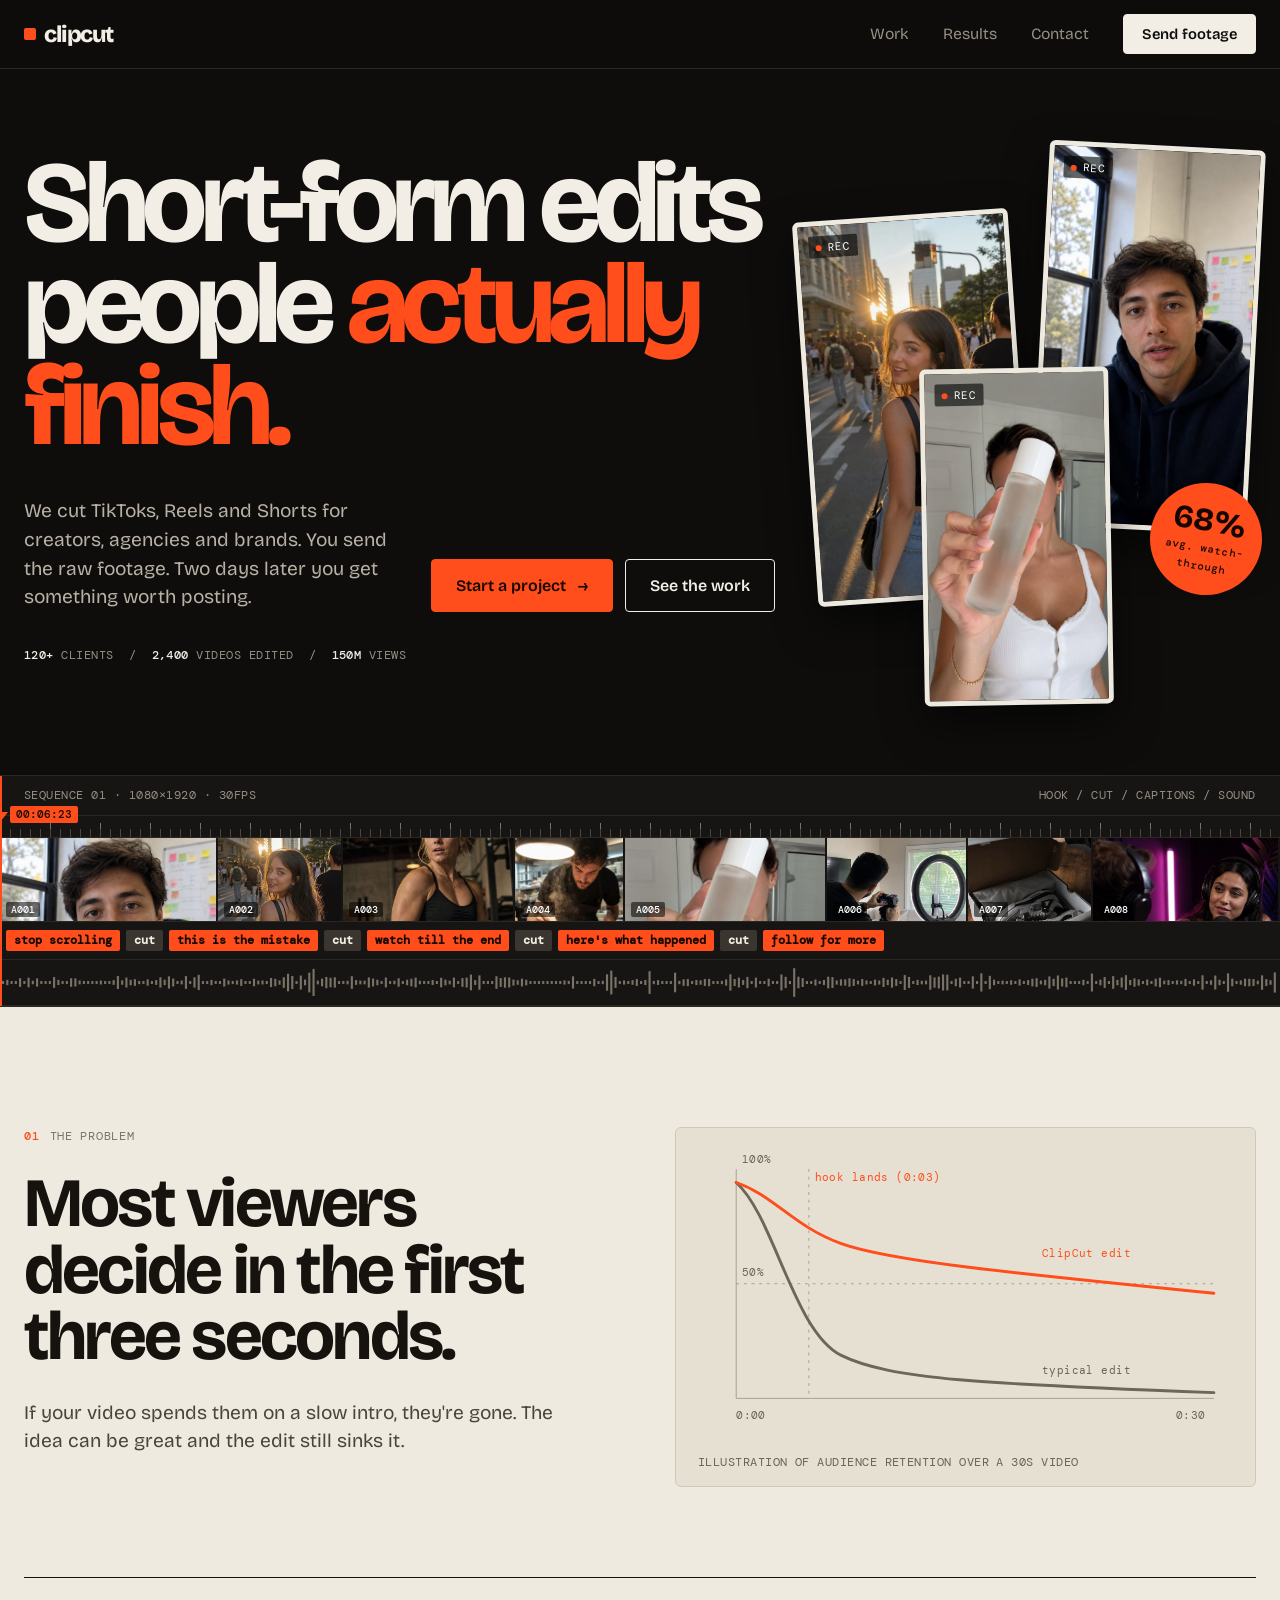
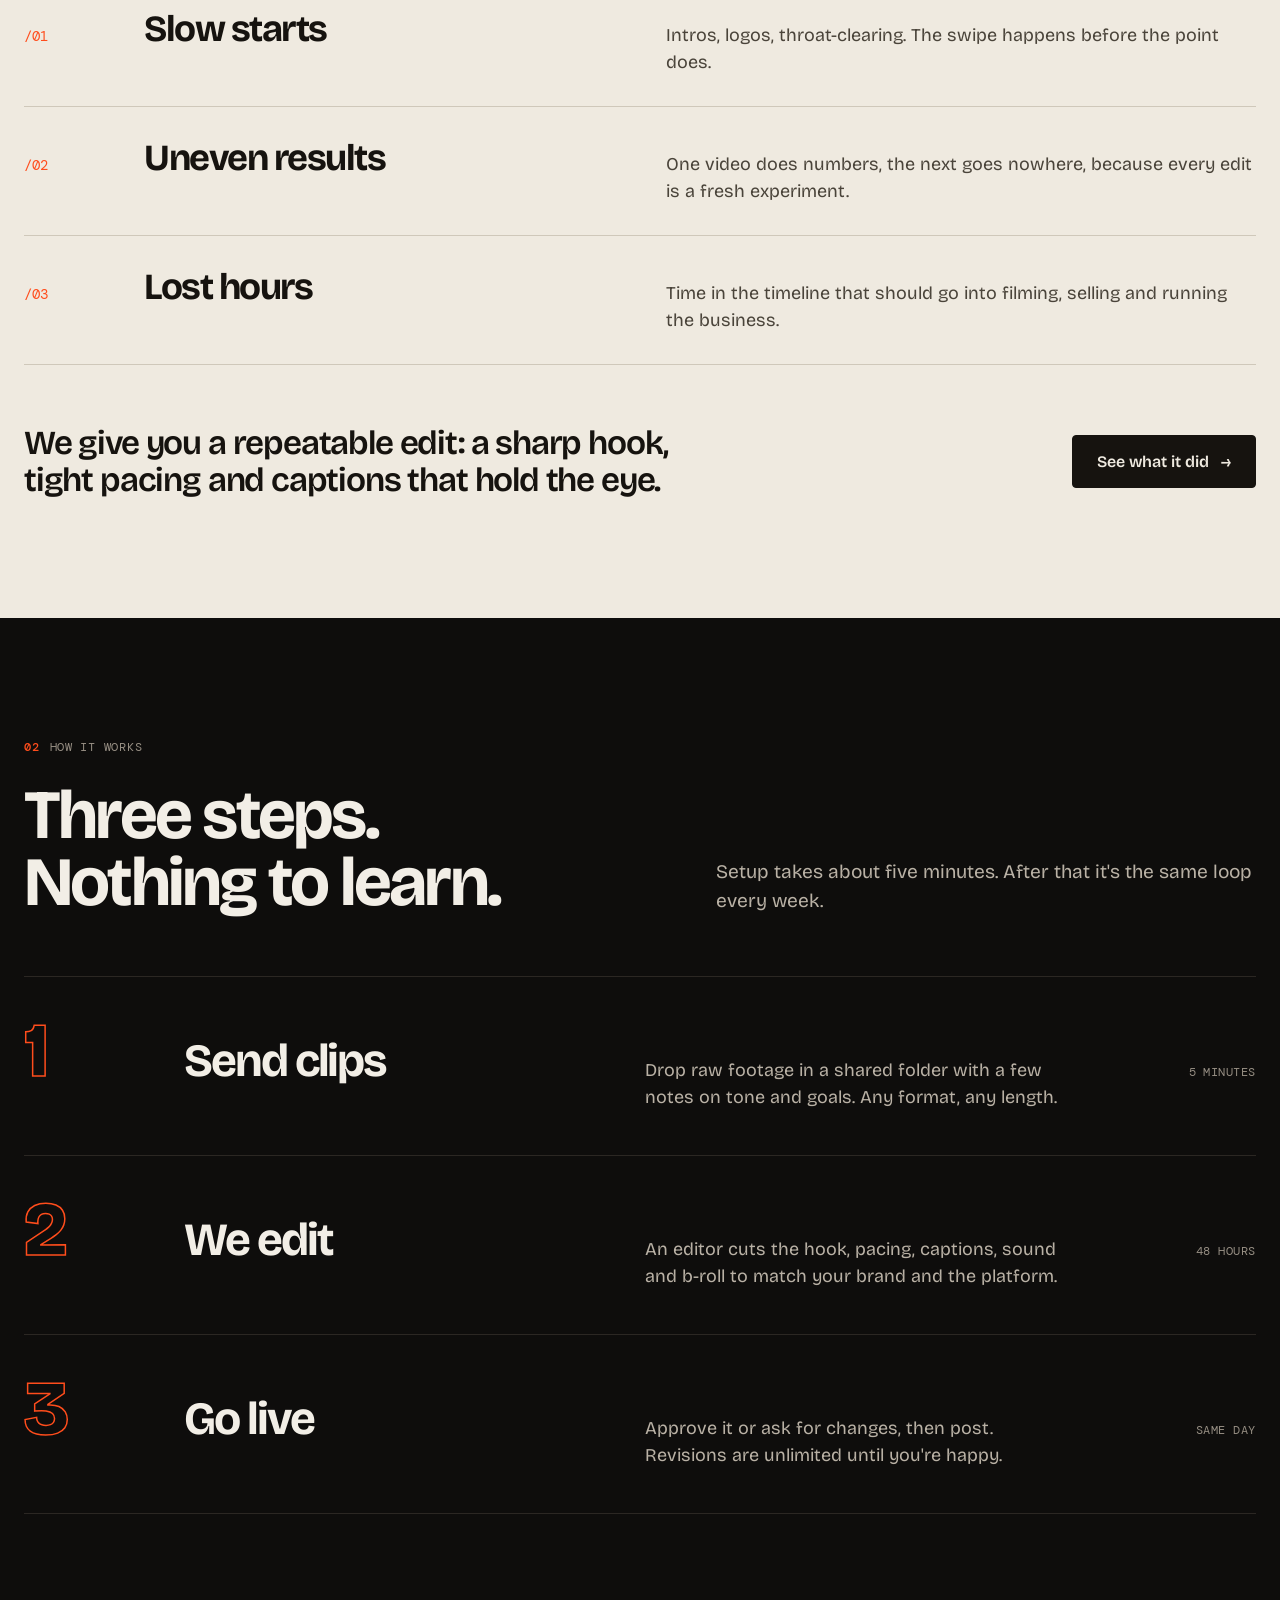
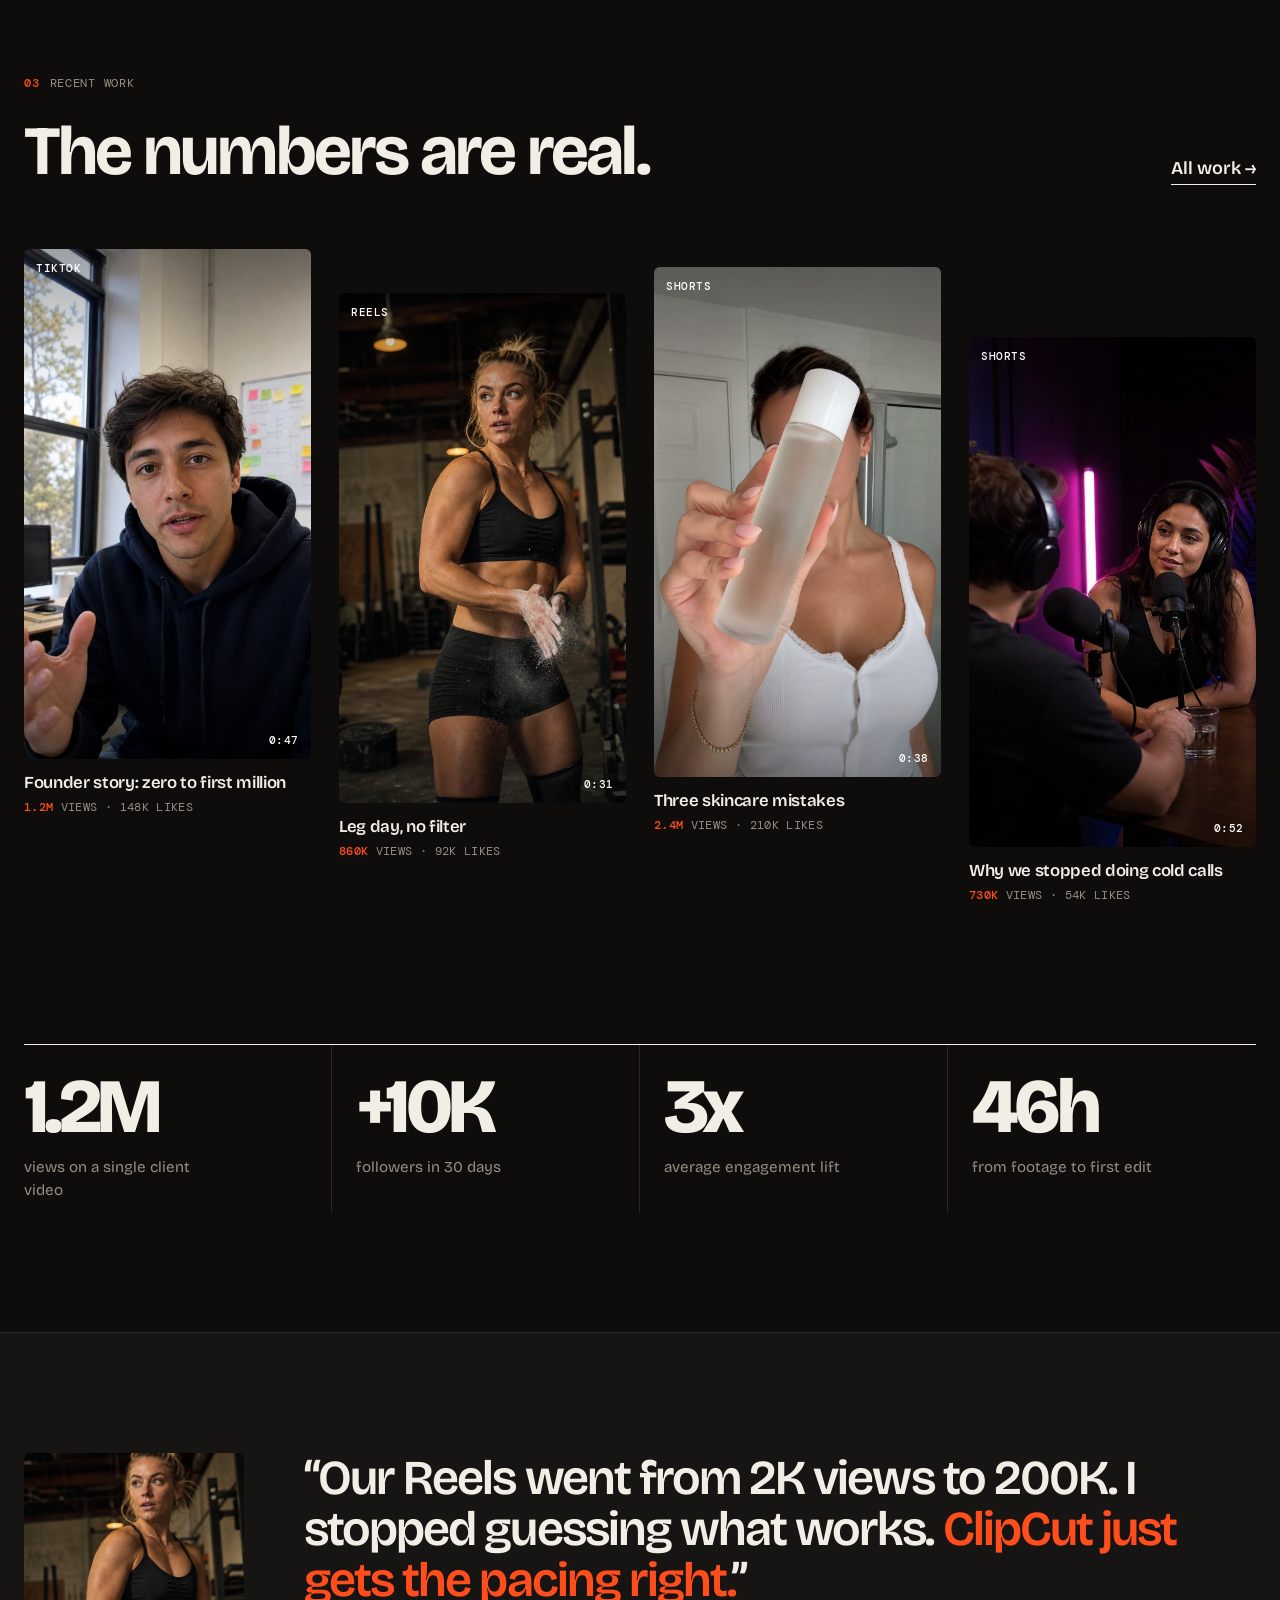
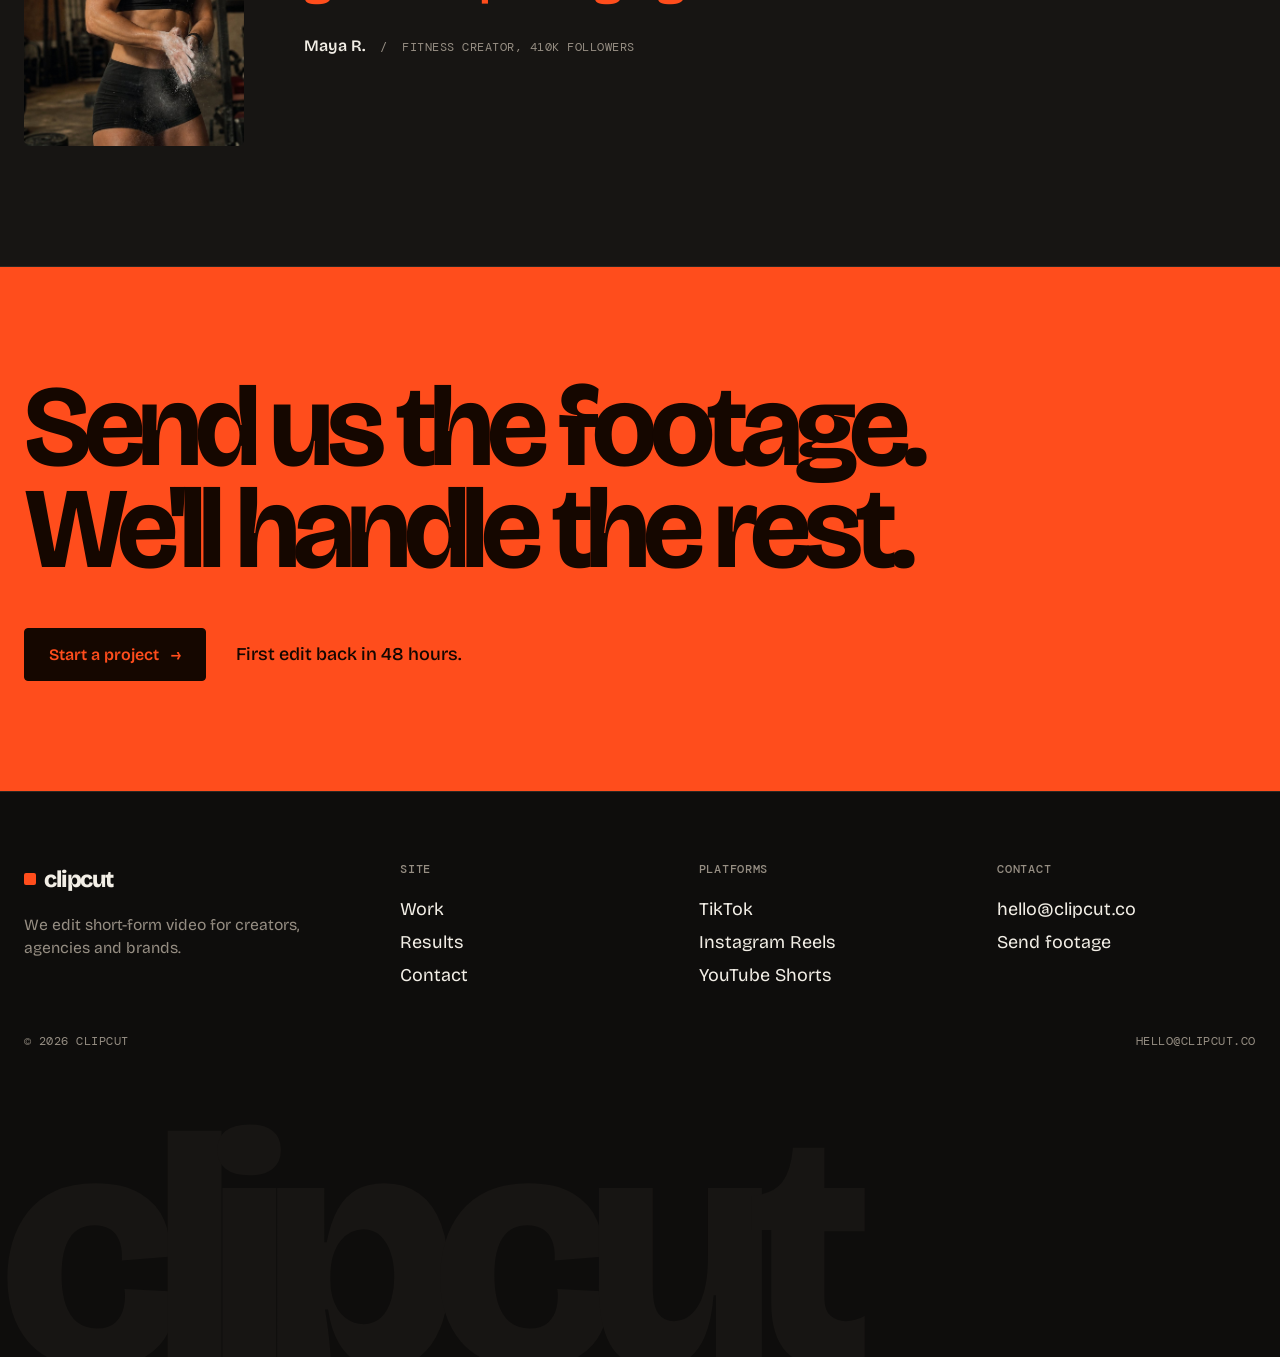
<file: index.html>
<!doctype html>
<html lang="en"><head>
<meta charset="utf-8"><meta name="viewport" content="width=device-width,initial-scale=1">
<title>ClipCut: short-form video editing for creators and brands</title><meta name="description" content="We edit TikToks, Reels and Shorts for creators, agencies and brands. Send clips, get edits back in 48 hours.">
<meta name="theme-color" content="#0e0d0c">
<link rel="icon" href="data:image/svg+xml,%3Csvg xmlns='http://www.w3.org/2000/svg' viewBox='0 0 32 32'%3E%3Crect width='32' height='32' fill='%230e0d0c'/%3E%3Crect x='9' y='9' width='14' height='14' rx='2' fill='%23ff4d1c'/%3E%3C/svg%3E">
<link rel="preconnect" href="https://fonts.googleapis.com"><link rel="preconnect" href="https://fonts.gstatic.com" crossorigin>
<link href="https://fonts.googleapis.com/css2?family=Bricolage+Grotesque:opsz,wght@12..96,400;12..96,500;12..96,600;12..96,700;12..96,800&family=DM+Mono:wght@400;500&display=swap" rel="stylesheet">
<link rel="stylesheet" href="css/styles.css">
</head><body>
<header class="nav"><div class="wrap">
<a href="index.html" class="logo" aria-label="ClipCut home">clipcut</a>
<button class="burger" aria-label="Menu" aria-expanded="false"><span></span><span></span><span></span></button>
<nav class="nav-links"><a href="work.html">Work</a><a href="results.html">Results</a><a href="contact.html">Contact</a><a href="contact.html" class="btn">Send footage</a></nav>
</div></header>
<main>
<section class="hero"><div class="wrap">
<div class="hero-grid"><div>
<h1>Short-form edits people <span class="acc">actually finish.</span></h1>
<div class="hero-copy"><p class="lead">We cut TikToks, Reels and Shorts for creators, agencies and brands. You send the raw footage. Two days later you get something worth posting.</p>
<div class="hero-btns"><a class="btn fill" href="contact.html">Start a project <span>→</span></a><a class="btn" href="work.html">See the work</a></div></div>
<p class="hero-note mono"><b>120+</b> clients &nbsp;/&nbsp; <b>2,400</b> videos edited &nbsp;/&nbsp; <b>150M</b> views</p></div>
<div class="cluster" aria-hidden="true">
<div class="hc"><img src="img/v5.jpg" alt=""><span class="rec">REC</span></div>
<div class="hc"><img src="img/v1.jpg" alt=""><span class="rec">REC</span></div>
<div class="hc"><img src="img/v3.jpg" alt=""><span class="rec">REC</span></div>
<div class="sticker"><div><b>68%</b><small>avg. watch-through</small></div></div></div></div></div>
<div class="timeline" aria-hidden="true">
<div class="tl-bar mono"><span>Sequence 01 · 1080×1920 · 30fps</span><span>Hook / Cut / Captions / Sound</span></div>
<div class="ruler"></div>
<div class="track v"><div class="c" style="--w:1.4;background-image:url(img/v1.jpg)"><i>A001</i></div><div class="c" style="--w:0.8;background-image:url(img/v5.jpg)"><i>A002</i></div><div class="c" style="--w:1.1;background-image:url(img/v2.jpg)"><i>A003</i></div><div class="c" style="--w:0.7;background-image:url(img/v6.jpg)"><i>A004</i></div><div class="c" style="--w:1.3;background-image:url(img/v3.jpg)"><i>A005</i></div><div class="c" style="--w:0.9;background-image:url(img/v8.jpg)"><i>A006</i></div><div class="c" style="--w:0.8;background-image:url(img/v7.jpg)"><i>A007</i></div><div class="c" style="--w:1.2;background-image:url(img/v4.jpg)"><i>A008</i></div></div>
<div class="track t"><span>stop scrolling</span><span class="o">cut</span><span>this is the mistake</span><span class="o">cut</span><span>watch till the end</span><span class="o">cut</span><span>here's what happened</span><span class="o">cut</span><span>follow for more</span></div>
<div class="track a"><svg viewBox="0 0 1200 46" preserveAspectRatio="none"><rect x="0" y="21.5" width="2" height="3.0" fill="#7a7167"/><rect x="4" y="20.3" width="2" height="5.4" fill="#7a7167"/><rect x="8" y="21.5" width="2" height="3.0" fill="#7a7167"/><rect x="12" y="21.4" width="2" height="3.1" fill="#7a7167"/><rect x="16" y="18.6" width="2" height="8.9" fill="#7a7167"/><rect x="20" y="21.5" width="2" height="3.0" fill="#7a7167"/><rect x="24" y="18.1" width="2" height="9.8" fill="#7a7167"/><rect x="28" y="21.2" width="2" height="3.6" fill="#7a7167"/><rect x="32" y="18.8" width="2" height="8.4" fill="#7a7167"/><rect x="36" y="21.5" width="2" height="3.0" fill="#7a7167"/><rect x="40" y="21.5" width="2" height="3.0" fill="#7a7167"/><rect x="44" y="21.5" width="2" height="3.0" fill="#7a7167"/><rect x="48" y="17.5" width="2" height="11.0" fill="#7a7167"/><rect x="52" y="20.3" width="2" height="5.3" fill="#7a7167"/><rect x="56" y="21.5" width="2" height="3.0" fill="#7a7167"/><rect x="60" y="21.5" width="2" height="3.0" fill="#7a7167"/><rect x="64" y="18.7" width="2" height="8.7" fill="#7a7167"/><rect x="68" y="18.8" width="2" height="8.3" fill="#7a7167"/><rect x="72" y="21.0" width="2" height="3.9" fill="#7a7167"/><rect x="76" y="21.5" width="2" height="3.0" fill="#7a7167"/><rect x="80" y="21.5" width="2" height="3.0" fill="#7a7167"/><rect x="84" y="21.5" width="2" height="3.0" fill="#7a7167"/><rect x="88" y="21.5" width="2" height="3.1" fill="#7a7167"/><rect x="92" y="21.0" width="2" height="4.0" fill="#7a7167"/><rect x="96" y="21.5" width="2" height="3.0" fill="#7a7167"/><rect x="100" y="21.5" width="2" height="3.0" fill="#7a7167"/><rect x="104" y="20.6" width="2" height="4.8" fill="#7a7167"/><rect x="108" y="16.4" width="2" height="13.2" fill="#7a7167"/><rect x="112" y="20.8" width="2" height="4.5" fill="#7a7167"/><rect x="116" y="18.0" width="2" height="10.1" fill="#7a7167"/><rect x="120" y="20.3" width="2" height="5.5" fill="#7a7167"/><rect x="124" y="19.6" width="2" height="6.8" fill="#7a7167"/><rect x="128" y="21.4" width="2" height="3.3" fill="#7a7167"/><rect x="132" y="21.5" width="2" height="3.0" fill="#7a7167"/><rect x="136" y="19.8" width="2" height="6.5" fill="#7a7167"/><rect x="140" y="21.5" width="2" height="3.0" fill="#7a7167"/><rect x="144" y="20.5" width="2" height="4.9" fill="#7a7167"/><rect x="148" y="17.7" width="2" height="10.5" fill="#7a7167"/><rect x="152" y="20.2" width="2" height="5.5" fill="#7a7167"/><rect x="156" y="16.7" width="2" height="12.5" fill="#7a7167"/><rect x="160" y="19.0" width="2" height="8.0" fill="#7a7167"/><rect x="164" y="21.5" width="2" height="3.0" fill="#7a7167"/><rect x="168" y="21.0" width="2" height="3.9" fill="#7a7167"/><rect x="172" y="16.4" width="2" height="13.1" fill="#7a7167"/><rect x="176" y="21.5" width="2" height="3.0" fill="#7a7167"/><rect x="180" y="17.7" width="2" height="10.5" fill="#7a7167"/><rect x="184" y="15.2" width="2" height="15.5" fill="#7a7167"/><rect x="188" y="21.5" width="2" height="3.0" fill="#7a7167"/><rect x="192" y="21.5" width="2" height="3.0" fill="#7a7167"/><rect x="196" y="20.3" width="2" height="5.4" fill="#7a7167"/><rect x="200" y="21.4" width="2" height="3.1" fill="#7a7167"/><rect x="204" y="21.5" width="2" height="3.0" fill="#7a7167"/><rect x="208" y="19.0" width="2" height="8.1" fill="#7a7167"/><rect x="212" y="20.9" width="2" height="4.2" fill="#7a7167"/><rect x="216" y="21.4" width="2" height="3.2" fill="#7a7167"/><rect x="220" y="20.9" width="2" height="4.2" fill="#7a7167"/><rect x="224" y="19.6" width="2" height="6.9" fill="#7a7167"/><rect x="228" y="21.5" width="2" height="3.0" fill="#7a7167"/><rect x="232" y="21.5" width="2" height="3.0" fill="#7a7167"/><rect x="236" y="19.2" width="2" height="7.6" fill="#7a7167"/><rect x="240" y="21.1" width="2" height="3.8" fill="#7a7167"/><rect x="244" y="21.0" width="2" height="4.0" fill="#7a7167"/><rect x="248" y="21.4" width="2" height="3.2" fill="#7a7167"/><rect x="252" y="18.4" width="2" height="9.3" fill="#7a7167"/><rect x="256" y="19.3" width="2" height="7.5" fill="#7a7167"/><rect x="260" y="20.9" width="2" height="4.3" fill="#7a7167"/><rect x="264" y="17.6" width="2" height="10.9" fill="#7a7167"/><rect x="268" y="14.1" width="2" height="17.9" fill="#7a7167"/><rect x="272" y="16.3" width="2" height="13.4" fill="#7a7167"/><rect x="276" y="21.5" width="2" height="3.0" fill="#7a7167"/><rect x="280" y="15.9" width="2" height="14.3" fill="#7a7167"/><rect x="284" y="20.0" width="2" height="5.9" fill="#7a7167"/><rect x="288" y="12.9" width="2" height="20.2" fill="#7a7167"/><rect x="292" y="9.1" width="2" height="27.7" fill="#7a7167"/><rect x="296" y="21.0" width="2" height="3.9" fill="#7a7167"/><rect x="300" y="19.1" width="2" height="7.8" fill="#7a7167"/><rect x="304" y="17.3" width="2" height="11.5" fill="#7a7167"/><rect x="308" y="18.2" width="2" height="9.7" fill="#7a7167"/><rect x="312" y="17.7" width="2" height="10.5" fill="#7a7167"/><rect x="316" y="21.5" width="2" height="3.0" fill="#7a7167"/><rect x="320" y="21.5" width="2" height="3.0" fill="#7a7167"/><rect x="324" y="21.2" width="2" height="3.7" fill="#7a7167"/><rect x="328" y="16.6" width="2" height="12.9" fill="#7a7167"/><rect x="332" y="20.6" width="2" height="4.8" fill="#7a7167"/><rect x="336" y="21.1" width="2" height="3.8" fill="#7a7167"/><rect x="340" y="21.1" width="2" height="3.8" fill="#7a7167"/><rect x="344" y="17.8" width="2" height="10.4" fill="#7a7167"/><rect x="348" y="19.0" width="2" height="8.0" fill="#7a7167"/><rect x="352" y="20.2" width="2" height="5.6" fill="#7a7167"/><rect x="356" y="21.5" width="2" height="3.0" fill="#7a7167"/><rect x="360" y="17.9" width="2" height="10.1" fill="#7a7167"/><rect x="364" y="21.5" width="2" height="3.0" fill="#7a7167"/><rect x="368" y="21.1" width="2" height="3.7" fill="#7a7167"/><rect x="372" y="18.7" width="2" height="8.6" fill="#7a7167"/><rect x="376" y="21.5" width="2" height="3.0" fill="#7a7167"/><rect x="380" y="20.2" width="2" height="5.6" fill="#7a7167"/><rect x="384" y="19.2" width="2" height="7.7" fill="#7a7167"/><rect x="388" y="18.0" width="2" height="10.0" fill="#7a7167"/><rect x="392" y="21.2" width="2" height="3.6" fill="#7a7167"/><rect x="396" y="21.5" width="2" height="3.0" fill="#7a7167"/><rect x="400" y="21.5" width="2" height="3.0" fill="#7a7167"/><rect x="404" y="20.5" width="2" height="5.0" fill="#7a7167"/><rect x="408" y="21.5" width="2" height="3.0" fill="#7a7167"/><rect x="412" y="18.2" width="2" height="9.7" fill="#7a7167"/><rect x="416" y="20.1" width="2" height="5.8" fill="#7a7167"/><rect x="420" y="21.1" width="2" height="3.8" fill="#7a7167"/><rect x="424" y="18.0" width="2" height="9.9" fill="#7a7167"/><rect x="428" y="21.5" width="2" height="3.0" fill="#7a7167"/><rect x="432" y="18.5" width="2" height="9.0" fill="#7a7167"/><rect x="436" y="18.0" width="2" height="10.1" fill="#7a7167"/><rect x="440" y="14.9" width="2" height="16.1" fill="#7a7167"/><rect x="444" y="20.6" width="2" height="4.9" fill="#7a7167"/><rect x="448" y="15.7" width="2" height="14.7" fill="#7a7167"/><rect x="452" y="21.5" width="2" height="3.0" fill="#7a7167"/><rect x="456" y="21.5" width="2" height="3.0" fill="#7a7167"/><rect x="460" y="21.5" width="2" height="3.0" fill="#7a7167"/><rect x="464" y="16.6" width="2" height="12.9" fill="#7a7167"/><rect x="468" y="18.5" width="2" height="9.0" fill="#7a7167"/><rect x="472" y="17.7" width="2" height="10.6" fill="#7a7167"/><rect x="476" y="17.9" width="2" height="10.2" fill="#7a7167"/><rect x="480" y="20.0" width="2" height="6.1" fill="#7a7167"/><rect x="484" y="20.7" width="2" height="4.6" fill="#7a7167"/><rect x="488" y="19.1" width="2" height="7.9" fill="#7a7167"/><rect x="492" y="20.2" width="2" height="5.7" fill="#7a7167"/><rect x="496" y="21.5" width="2" height="3.0" fill="#7a7167"/><rect x="500" y="21.5" width="2" height="3.0" fill="#7a7167"/><rect x="504" y="21.5" width="2" height="3.0" fill="#7a7167"/><rect x="508" y="21.5" width="2" height="3.0" fill="#7a7167"/><rect x="512" y="21.5" width="2" height="3.0" fill="#7a7167"/><rect x="516" y="21.5" width="2" height="3.0" fill="#7a7167"/><rect x="520" y="21.5" width="2" height="3.0" fill="#7a7167"/><rect x="524" y="21.5" width="2" height="3.0" fill="#7a7167"/><rect x="528" y="20.9" width="2" height="4.2" fill="#7a7167"/><rect x="532" y="21.3" width="2" height="3.3" fill="#7a7167"/><rect x="536" y="16.7" width="2" height="12.5" fill="#7a7167"/><rect x="540" y="21.5" width="2" height="3.0" fill="#7a7167"/><rect x="544" y="21.5" width="2" height="3.0" fill="#7a7167"/><rect x="548" y="21.5" width="2" height="3.0" fill="#7a7167"/><rect x="552" y="21.5" width="2" height="3.0" fill="#7a7167"/><rect x="556" y="19.3" width="2" height="7.5" fill="#7a7167"/><rect x="560" y="21.5" width="2" height="3.0" fill="#7a7167"/><rect x="564" y="21.3" width="2" height="3.4" fill="#7a7167"/><rect x="568" y="14.6" width="2" height="16.8" fill="#7a7167"/><rect x="572" y="10.8" width="2" height="24.4" fill="#7a7167"/><rect x="576" y="17.4" width="2" height="11.1" fill="#7a7167"/><rect x="580" y="21.5" width="2" height="3.0" fill="#7a7167"/><rect x="584" y="20.9" width="2" height="4.2" fill="#7a7167"/><rect x="588" y="21.5" width="2" height="3.0" fill="#7a7167"/><rect x="592" y="20.6" width="2" height="4.7" fill="#7a7167"/><rect x="596" y="19.5" width="2" height="7.0" fill="#7a7167"/><rect x="600" y="21.5" width="2" height="3.0" fill="#7a7167"/><rect x="604" y="20.4" width="2" height="5.2" fill="#7a7167"/><rect x="608" y="11.4" width="2" height="23.2" fill="#7a7167"/><rect x="612" y="21.4" width="2" height="3.3" fill="#7a7167"/><rect x="616" y="20.6" width="2" height="4.9" fill="#7a7167"/><rect x="620" y="21.5" width="2" height="3.0" fill="#7a7167"/><rect x="624" y="21.5" width="2" height="3.0" fill="#7a7167"/><rect x="628" y="21.5" width="2" height="3.0" fill="#7a7167"/><rect x="632" y="13.0" width="2" height="20.0" fill="#7a7167"/><rect x="636" y="21.3" width="2" height="3.4" fill="#7a7167"/><rect x="640" y="19.7" width="2" height="6.7" fill="#7a7167"/><rect x="644" y="19.4" width="2" height="7.3" fill="#7a7167"/><rect x="648" y="21.5" width="2" height="3.0" fill="#7a7167"/><rect x="652" y="20.4" width="2" height="5.2" fill="#7a7167"/><rect x="656" y="20.8" width="2" height="4.4" fill="#7a7167"/><rect x="660" y="19.4" width="2" height="7.1" fill="#7a7167"/><rect x="664" y="19.3" width="2" height="7.5" fill="#7a7167"/><rect x="668" y="21.5" width="2" height="3.0" fill="#7a7167"/><rect x="672" y="21.5" width="2" height="3.0" fill="#7a7167"/><rect x="676" y="21.3" width="2" height="3.4" fill="#7a7167"/><rect x="680" y="19.8" width="2" height="6.4" fill="#7a7167"/><rect x="684" y="14.6" width="2" height="16.7" fill="#7a7167"/><rect x="688" y="19.4" width="2" height="7.2" fill="#7a7167"/><rect x="692" y="18.0" width="2" height="10.1" fill="#7a7167"/><rect x="696" y="20.5" width="2" height="5.0" fill="#7a7167"/><rect x="700" y="17.3" width="2" height="11.5" fill="#7a7167"/><rect x="704" y="21.5" width="2" height="3.0" fill="#7a7167"/><rect x="708" y="18.0" width="2" height="10.1" fill="#7a7167"/><rect x="712" y="21.5" width="2" height="3.0" fill="#7a7167"/><rect x="716" y="21.5" width="2" height="3.0" fill="#7a7167"/><rect x="720" y="19.2" width="2" height="7.6" fill="#7a7167"/><rect x="724" y="21.5" width="2" height="3.0" fill="#7a7167"/><rect x="728" y="21.5" width="2" height="3.0" fill="#7a7167"/><rect x="732" y="14.8" width="2" height="16.3" fill="#7a7167"/><rect x="736" y="17.2" width="2" height="11.5" fill="#7a7167"/><rect x="740" y="21.4" width="2" height="3.2" fill="#7a7167"/><rect x="744" y="8.4" width="2" height="29.2" fill="#7a7167"/><rect x="748" y="17.1" width="2" height="11.8" fill="#7a7167"/><rect x="752" y="18.5" width="2" height="9.1" fill="#7a7167"/><rect x="756" y="21.5" width="2" height="3.0" fill="#7a7167"/><rect x="760" y="21.5" width="2" height="3.0" fill="#7a7167"/><rect x="764" y="19.9" width="2" height="6.2" fill="#7a7167"/><rect x="768" y="21.5" width="2" height="3.0" fill="#7a7167"/><rect x="772" y="20.4" width="2" height="5.2" fill="#7a7167"/><rect x="776" y="17.1" width="2" height="11.8" fill="#7a7167"/><rect x="780" y="17.5" width="2" height="11.1" fill="#7a7167"/><rect x="784" y="20.9" width="2" height="4.3" fill="#7a7167"/><rect x="788" y="19.8" width="2" height="6.4" fill="#7a7167"/><rect x="792" y="19.8" width="2" height="6.4" fill="#7a7167"/><rect x="796" y="18.7" width="2" height="8.6" fill="#7a7167"/><rect x="800" y="19.5" width="2" height="7.0" fill="#7a7167"/><rect x="804" y="21.1" width="2" height="3.8" fill="#7a7167"/><rect x="808" y="19.5" width="2" height="7.0" fill="#7a7167"/><rect x="812" y="20.9" width="2" height="4.1" fill="#7a7167"/><rect x="816" y="21.5" width="2" height="3.0" fill="#7a7167"/><rect x="820" y="20.1" width="2" height="5.9" fill="#7a7167"/><rect x="824" y="20.9" width="2" height="4.2" fill="#7a7167"/><rect x="828" y="18.3" width="2" height="9.3" fill="#7a7167"/><rect x="832" y="20.2" width="2" height="5.5" fill="#7a7167"/><rect x="836" y="17.9" width="2" height="10.3" fill="#7a7167"/><rect x="840" y="19.6" width="2" height="6.9" fill="#7a7167"/><rect x="844" y="21.5" width="2" height="3.0" fill="#7a7167"/><rect x="848" y="15.4" width="2" height="15.2" fill="#7a7167"/><rect x="852" y="17.3" width="2" height="11.3" fill="#7a7167"/><rect x="856" y="21.5" width="2" height="3.0" fill="#7a7167"/><rect x="860" y="20.3" width="2" height="5.3" fill="#7a7167"/><rect x="864" y="21.2" width="2" height="3.7" fill="#7a7167"/><rect x="868" y="21.0" width="2" height="3.9" fill="#7a7167"/><rect x="872" y="15.6" width="2" height="14.8" fill="#7a7167"/><rect x="876" y="17.8" width="2" height="10.5" fill="#7a7167"/><rect x="880" y="17.0" width="2" height="12.1" fill="#7a7167"/><rect x="884" y="14.8" width="2" height="16.4" fill="#7a7167"/><rect x="888" y="15.0" width="2" height="16.0" fill="#7a7167"/><rect x="892" y="21.5" width="2" height="3.0" fill="#7a7167"/><rect x="896" y="19.2" width="2" height="7.6" fill="#7a7167"/><rect x="900" y="18.0" width="2" height="10.1" fill="#7a7167"/><rect x="904" y="21.5" width="2" height="3.0" fill="#7a7167"/><rect x="908" y="21.5" width="2" height="3.0" fill="#7a7167"/><rect x="912" y="16.7" width="2" height="12.5" fill="#7a7167"/><rect x="916" y="21.5" width="2" height="3.0" fill="#7a7167"/><rect x="920" y="13.7" width="2" height="18.5" fill="#7a7167"/><rect x="924" y="21.5" width="2" height="3.0" fill="#7a7167"/><rect x="928" y="16.2" width="2" height="13.6" fill="#7a7167"/><rect x="932" y="20.1" width="2" height="5.7" fill="#7a7167"/><rect x="936" y="21.5" width="2" height="3.0" fill="#7a7167"/><rect x="940" y="21.1" width="2" height="3.8" fill="#7a7167"/><rect x="944" y="21.5" width="2" height="3.0" fill="#7a7167"/><rect x="948" y="20.7" width="2" height="4.6" fill="#7a7167"/><rect x="952" y="21.5" width="2" height="3.0" fill="#7a7167"/><rect x="956" y="19.8" width="2" height="6.3" fill="#7a7167"/><rect x="960" y="21.5" width="2" height="3.0" fill="#7a7167"/><rect x="964" y="20.5" width="2" height="5.0" fill="#7a7167"/><rect x="968" y="19.2" width="2" height="7.7" fill="#7a7167"/><rect x="972" y="18.6" width="2" height="8.9" fill="#7a7167"/><rect x="976" y="21.0" width="2" height="3.9" fill="#7a7167"/><rect x="980" y="20.3" width="2" height="5.5" fill="#7a7167"/><rect x="984" y="16.8" width="2" height="12.4" fill="#7a7167"/><rect x="988" y="19.2" width="2" height="7.5" fill="#7a7167"/><rect x="992" y="15.8" width="2" height="14.4" fill="#7a7167"/><rect x="996" y="18.9" width="2" height="8.2" fill="#7a7167"/><rect x="1000" y="18.0" width="2" height="9.9" fill="#7a7167"/><rect x="1004" y="21.5" width="2" height="3.0" fill="#7a7167"/><rect x="1008" y="21.5" width="2" height="3.0" fill="#7a7167"/><rect x="1012" y="21.5" width="2" height="3.0" fill="#7a7167"/><rect x="1016" y="20.2" width="2" height="5.6" fill="#7a7167"/><rect x="1020" y="21.5" width="2" height="3.0" fill="#7a7167"/><rect x="1024" y="13.8" width="2" height="18.4" fill="#7a7167"/><rect x="1028" y="21.5" width="2" height="3.0" fill="#7a7167"/><rect x="1032" y="20.1" width="2" height="5.8" fill="#7a7167"/><rect x="1036" y="17.5" width="2" height="11.0" fill="#7a7167"/><rect x="1040" y="21.5" width="2" height="3.0" fill="#7a7167"/><rect x="1044" y="16.5" width="2" height="12.9" fill="#7a7167"/><rect x="1048" y="20.3" width="2" height="5.5" fill="#7a7167"/><rect x="1052" y="17.9" width="2" height="10.2" fill="#7a7167"/><rect x="1056" y="15.5" width="2" height="15.1" fill="#7a7167"/><rect x="1060" y="20.4" width="2" height="5.3" fill="#7a7167"/><rect x="1064" y="18.8" width="2" height="8.5" fill="#7a7167"/><rect x="1068" y="19.8" width="2" height="6.4" fill="#7a7167"/><rect x="1072" y="21.5" width="2" height="3.0" fill="#7a7167"/><rect x="1076" y="20.0" width="2" height="5.9" fill="#7a7167"/><rect x="1080" y="21.5" width="2" height="3.0" fill="#7a7167"/><rect x="1084" y="19.1" width="2" height="7.8" fill="#7a7167"/><rect x="1088" y="18.1" width="2" height="9.7" fill="#7a7167"/><rect x="1092" y="21.1" width="2" height="3.7" fill="#7a7167"/><rect x="1096" y="20.5" width="2" height="5.1" fill="#7a7167"/><rect x="1100" y="21.5" width="2" height="3.0" fill="#7a7167"/><rect x="1104" y="20.8" width="2" height="4.3" fill="#7a7167"/><rect x="1108" y="21.3" width="2" height="3.4" fill="#7a7167"/><rect x="1112" y="19.3" width="2" height="7.3" fill="#7a7167"/><rect x="1116" y="21.5" width="2" height="3.0" fill="#7a7167"/><rect x="1120" y="19.8" width="2" height="6.5" fill="#7a7167"/><rect x="1124" y="21.5" width="2" height="3.0" fill="#7a7167"/><rect x="1128" y="15.6" width="2" height="14.7" fill="#7a7167"/><rect x="1132" y="21.5" width="2" height="3.0" fill="#7a7167"/><rect x="1136" y="20.8" width="2" height="4.5" fill="#7a7167"/><rect x="1140" y="15.9" width="2" height="14.2" fill="#7a7167"/><rect x="1144" y="20.2" width="2" height="5.6" fill="#7a7167"/><rect x="1148" y="21.5" width="2" height="3.0" fill="#7a7167"/><rect x="1152" y="13.6" width="2" height="18.8" fill="#7a7167"/><rect x="1156" y="19.1" width="2" height="7.7" fill="#7a7167"/><rect x="1160" y="21.5" width="2" height="3.0" fill="#7a7167"/><rect x="1164" y="20.8" width="2" height="4.4" fill="#7a7167"/><rect x="1168" y="19.1" width="2" height="7.7" fill="#7a7167"/><rect x="1172" y="19.2" width="2" height="7.7" fill="#7a7167"/><rect x="1176" y="19.5" width="2" height="7.1" fill="#7a7167"/><rect x="1180" y="21.2" width="2" height="3.6" fill="#7a7167"/><rect x="1184" y="15.7" width="2" height="14.7" fill="#7a7167"/><rect x="1188" y="19.5" width="2" height="7.0" fill="#7a7167"/><rect x="1192" y="20.7" width="2" height="4.6" fill="#7a7167"/><rect x="1196" y="12.7" width="2" height="20.6" fill="#7a7167"/></svg></div>
<div class="playhead"><b>00:00:00</b></div></div></section>

<section class="light" id="problem"><div class="wrap">
<div class="problem-top"><div class="rv"><span class="label"><b>01</b>The problem</span>
<h2>Most viewers decide in the first three seconds.</h2>
<p class="lead" style="margin-top:28px">If your video spends them on a slow intro, they're gone. The idea can be great and the edit still sinks it.</p></div>
<figure class="chart rv"><svg viewBox="0 0 560 300" role="img" aria-label="Audience retention: a typical edit drops steeply, a ClipCut edit holds viewers">
<line class="ax" x1="40" y1="20" x2="40" y2="260"/><line class="ax" x1="40" y1="260" x2="540" y2="260"/>
<line class="ax" x1="40" y1="140" x2="540" y2="140" stroke-dasharray="3 5"/>
<line class="ax" x1="116" y1="20" x2="116" y2="260" stroke-dasharray="3 5" stroke="#ff4d1c"/>
<path class="grey" d="M40 34 C 80 70, 100 190, 150 215 S 300 245, 540 254"/>
<path class="org" d="M40 34 C 80 48, 100 80, 150 98 S 320 128, 540 150"/>
<text x="46" y="14">100%</text><text x="46" y="136" dy="-4">50%</text><text x="122" y="32" fill="#ff4d1c" style="fill:#ff4d1c">hook lands (0:03)</text>
<text x="40" y="282">0:00</text><text x="500" y="282">0:30</text>
<text x="360" y="112" style="fill:#ff4d1c">ClipCut edit</text><text x="360" y="234">typical edit</text></svg>
<figcaption>Illustration of audience retention over a 30s video</figcaption></figure></div>
<div class="symptoms">
<div class="sym rv"><span class="n">/01</span><h3>Slow starts</h3><p>Intros, logos, throat-clearing. The swipe happens before the point does.</p></div>
<div class="sym rv"><span class="n">/02</span><h3>Uneven results</h3><p>One video does numbers, the next goes nowhere, because every edit is a fresh experiment.</p></div>
<div class="sym rv"><span class="n">/03</span><h3>Lost hours</h3><p>Time in the timeline that should go into filming, selling and running the business.</p></div></div>
<div class="fixline rv"><p>We give you a repeatable edit: a sharp hook, tight pacing and captions that hold the eye.</p><a class="btn dark" href="results.html">See what it did <span>→</span></a></div>
</div></section>

<section id="how"><div class="wrap">
<div class="how-head rv"><div><span class="label"><b>02</b>How it works</span><h2>Three steps.<br>Nothing to learn.</h2></div><p class="lead">Setup takes about five minutes. After that it's the same loop every week.</p></div>
<div class="how-list">
<div class="how rv"><span class="n">1</span><h3>Send clips</h3><p>Drop raw footage in a shared folder with a few notes on tone and goals. Any format, any length.</p><span class="t mono">5 minutes</span></div>
<div class="how rv"><span class="n">2</span><h3>We edit</h3><p>An editor cuts the hook, pacing, captions, sound and b-roll to match your brand and the platform.</p><span class="t mono">48 hours</span></div>
<div class="how rv"><span class="n">3</span><h3>Go live</h3><p>Approve it or ask for changes, then post. Revisions are unlimited until you're happy.</p><span class="t mono">Same day</span></div>
</div></div></section>

<section id="work" style="padding-top:40px"><div class="wrap">
<div class="sec-top rv"><div><span class="label"><b>03</b>Recent work</span><h2>The numbers are real.</h2></div><a class="link" href="work.html">All work →</a></div>
<div class="work-grid rv"><article class="clip" data-cat="tiktok"><div class="frame"><img src="img/v1.jpg" alt="Still from the video: Founder story: zero to first million" loading="lazy"><span class="plat">TikTok</span><span class="tc">0:47</span><i class="pl"></i></div>
<div class="cap"><h3>Founder story: zero to first million</h3><p><b>1.2M</b> views · 148K likes</p></div></article><article class="clip" data-cat="reels"><div class="frame"><img src="img/v2.jpg" alt="Still from the video: Leg day, no filter" loading="lazy"><span class="plat">Reels</span><span class="tc">0:31</span><i class="pl"></i></div>
<div class="cap"><h3>Leg day, no filter</h3><p><b>860K</b> views · 92K likes</p></div></article><article class="clip" data-cat="shorts"><div class="frame"><img src="img/v3.jpg" alt="Still from the video: Three skincare mistakes" loading="lazy"><span class="plat">Shorts</span><span class="tc">0:38</span><i class="pl"></i></div>
<div class="cap"><h3>Three skincare mistakes</h3><p><b>2.4M</b> views · 210K likes</p></div></article><article class="clip" data-cat="shorts"><div class="frame"><img src="img/v4.jpg" alt="Still from the video: Why we stopped doing cold calls" loading="lazy"><span class="plat">Shorts</span><span class="tc">0:52</span><i class="pl"></i></div>
<div class="cap"><h3>Why we stopped doing cold calls</h3><p><b>730K</b> views · 54K likes</p></div></article></div></div></section>

<section style="padding-top:20px"><div class="wrap"><div class="nums rv">
<div class="num"><b data-count="1.2" data-dec="1" data-suffix="M">1.2M</b><span>views on a single client video</span></div>
<div class="num"><b data-count="10" data-prefix="+" data-suffix="K">+10K</b><span>followers in 30 days</span></div>
<div class="num"><b data-count="3" data-suffix="x">3x</b><span>average engagement lift</span></div>
<div class="num"><b data-count="48" data-suffix="h">48h</b><span>from footage to first edit</span></div></div></div></section>

<section class="quote-sec"><div class="wrap quote-grid rv"><img src="img/v2.jpg" alt="Maya, fitness creator" loading="lazy">
<div><blockquote>“Our Reels went from 2K views to 200K. I stopped guessing what works. <em>ClipCut just gets the pacing right.</em>”</blockquote>
<p class="who mono"><b>Maya R.</b> &nbsp;/&nbsp; Fitness creator, 410K followers</p></div></div></section>
<section class="cta-band"><div class="wrap rv"><h2>Send us the footage. <br>We'll handle the rest.</h2>
<div class="cta-row"><a class="btn dark" href="contact.html">Start a project <span>→</span></a><p>First edit back in 48 hours.</p></div></div></section>
</main>
<footer><div class="wrap">
<div class="foot"><div><a href="index.html" class="logo">clipcut</a><p>We edit short-form video for creators, agencies and brands.</p></div>
<div><b>Site</b><a href="work.html">Work</a><a href="results.html">Results</a><a href="contact.html">Contact</a></div>
<div><b>Platforms</b><a href="work.html">TikTok</a><a href="work.html">Instagram Reels</a><a href="work.html">YouTube Shorts</a></div>
<div><b>Contact</b><a href="mailto:hello@clipcut.co">hello@clipcut.co</a><a href="contact.html">Send footage</a></div></div>
<div class="copy mono"><span>© <span data-year>2026</span> ClipCut</span><span>hello@clipcut.co</span></div>
</div><div class="wordmark" aria-hidden="true">clipcut</div></footer>
<script src="js/main.js"></script>
</body></html>
</file>
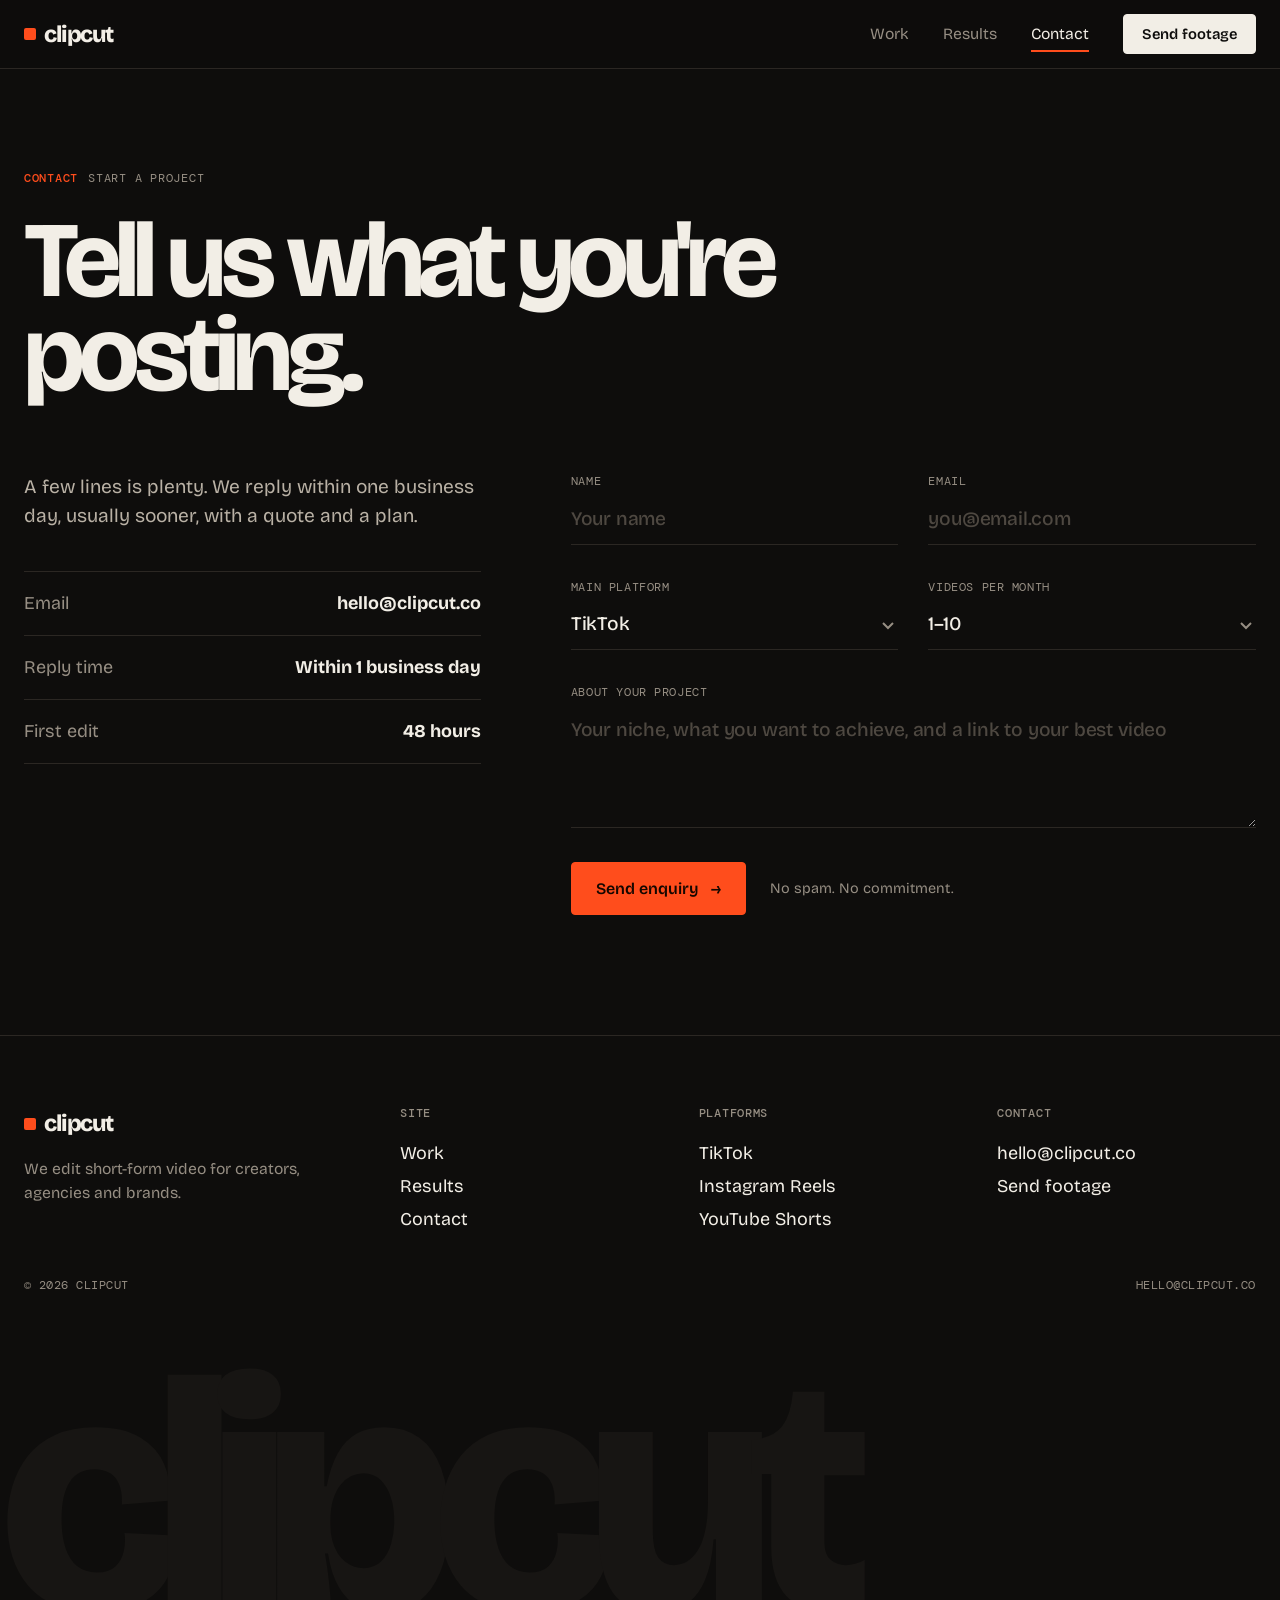
<file: contact.html>
<!doctype html>
<html lang="en"><head>
<meta charset="utf-8"><meta name="viewport" content="width=device-width,initial-scale=1">
<title>Contact · ClipCut</title><meta name="description" content="Tell us about your project. We reply within one business day.">
<meta name="theme-color" content="#0e0d0c">
<link rel="icon" href="data:image/svg+xml,%3Csvg xmlns='http://www.w3.org/2000/svg' viewBox='0 0 32 32'%3E%3Crect width='32' height='32' fill='%230e0d0c'/%3E%3Crect x='9' y='9' width='14' height='14' rx='2' fill='%23ff4d1c'/%3E%3C/svg%3E">
<link rel="preconnect" href="https://fonts.googleapis.com"><link rel="preconnect" href="https://fonts.gstatic.com" crossorigin>
<link href="https://fonts.googleapis.com/css2?family=Bricolage+Grotesque:opsz,wght@12..96,400;12..96,500;12..96,600;12..96,700;12..96,800&family=DM+Mono:wght@400;500&display=swap" rel="stylesheet">
<link rel="stylesheet" href="css/styles.css">
</head><body>
<header class="nav"><div class="wrap">
<a href="index.html" class="logo" aria-label="ClipCut home">clipcut</a>
<button class="burger" aria-label="Menu" aria-expanded="false"><span></span><span></span><span></span></button>
<nav class="nav-links"><a href="work.html">Work</a><a href="results.html">Results</a><a href="contact.html" aria-current="page">Contact</a><a href="contact.html" class="btn">Send footage</a></nav>
</div></header>
<main>
<section class="page-head" style="border:0;padding-bottom:40px"><div class="wrap"><span class="label"><b>Contact</b>Start a project</span><h1>Tell us what you're posting.</h1></div></section>
<section style="padding:30px 0 120px"><div class="wrap contact-grid">
<div><p class="lead">A few lines is plenty. We reply within one business day, usually sooner, with a quote and a plan.</p>
<div class="facts"><div><span>Email</span><b>hello@clipcut.co</b></div><div><span>Reply time</span><b>Within 1 business day</b></div><div><span>First edit</span><b>48 hours</b></div></div></div>
<form id="contact-form" action="#" novalidate>
<div class="fields">
<div class="row"><label>Name<input name="name" required placeholder="Your name" autocomplete="name"></label><label>Email<input name="email" type="email" required placeholder="you@email.com" autocomplete="email"></label></div>
<div class="row"><label>Main platform<select name="platform"><option>TikTok</option><option>Instagram Reels</option><option>YouTube Shorts</option><option>All of them</option></select></label>
<label>Videos per month<select name="volume"><option>1–10</option><option>11–30</option><option>31–60</option><option>60+</option></select></label></div>
<label>About your project<textarea name="message" required placeholder="Your niche, what you want to achieve, and a link to your best video"></textarea></label>
<div class="form-foot"><button class="btn fill" type="submit">Send enquiry <span>→</span></button><small>No spam. No commitment.</small></div></div>
<div class="success" role="status"><h3>Got it. Thanks.</h3><p>We'll reply within one business day.</p></div>
</form></div></section></main>
<footer><div class="wrap">
<div class="foot"><div><a href="index.html" class="logo">clipcut</a><p>We edit short-form video for creators, agencies and brands.</p></div>
<div><b>Site</b><a href="work.html">Work</a><a href="results.html">Results</a><a href="contact.html">Contact</a></div>
<div><b>Platforms</b><a href="work.html">TikTok</a><a href="work.html">Instagram Reels</a><a href="work.html">YouTube Shorts</a></div>
<div><b>Contact</b><a href="mailto:hello@clipcut.co">hello@clipcut.co</a><a href="contact.html">Send footage</a></div></div>
<div class="copy mono"><span>© <span data-year>2026</span> ClipCut</span><span>hello@clipcut.co</span></div>
</div><div class="wordmark" aria-hidden="true">clipcut</div></footer>
<script src="js/main.js"></script>
</body></html>
</file>
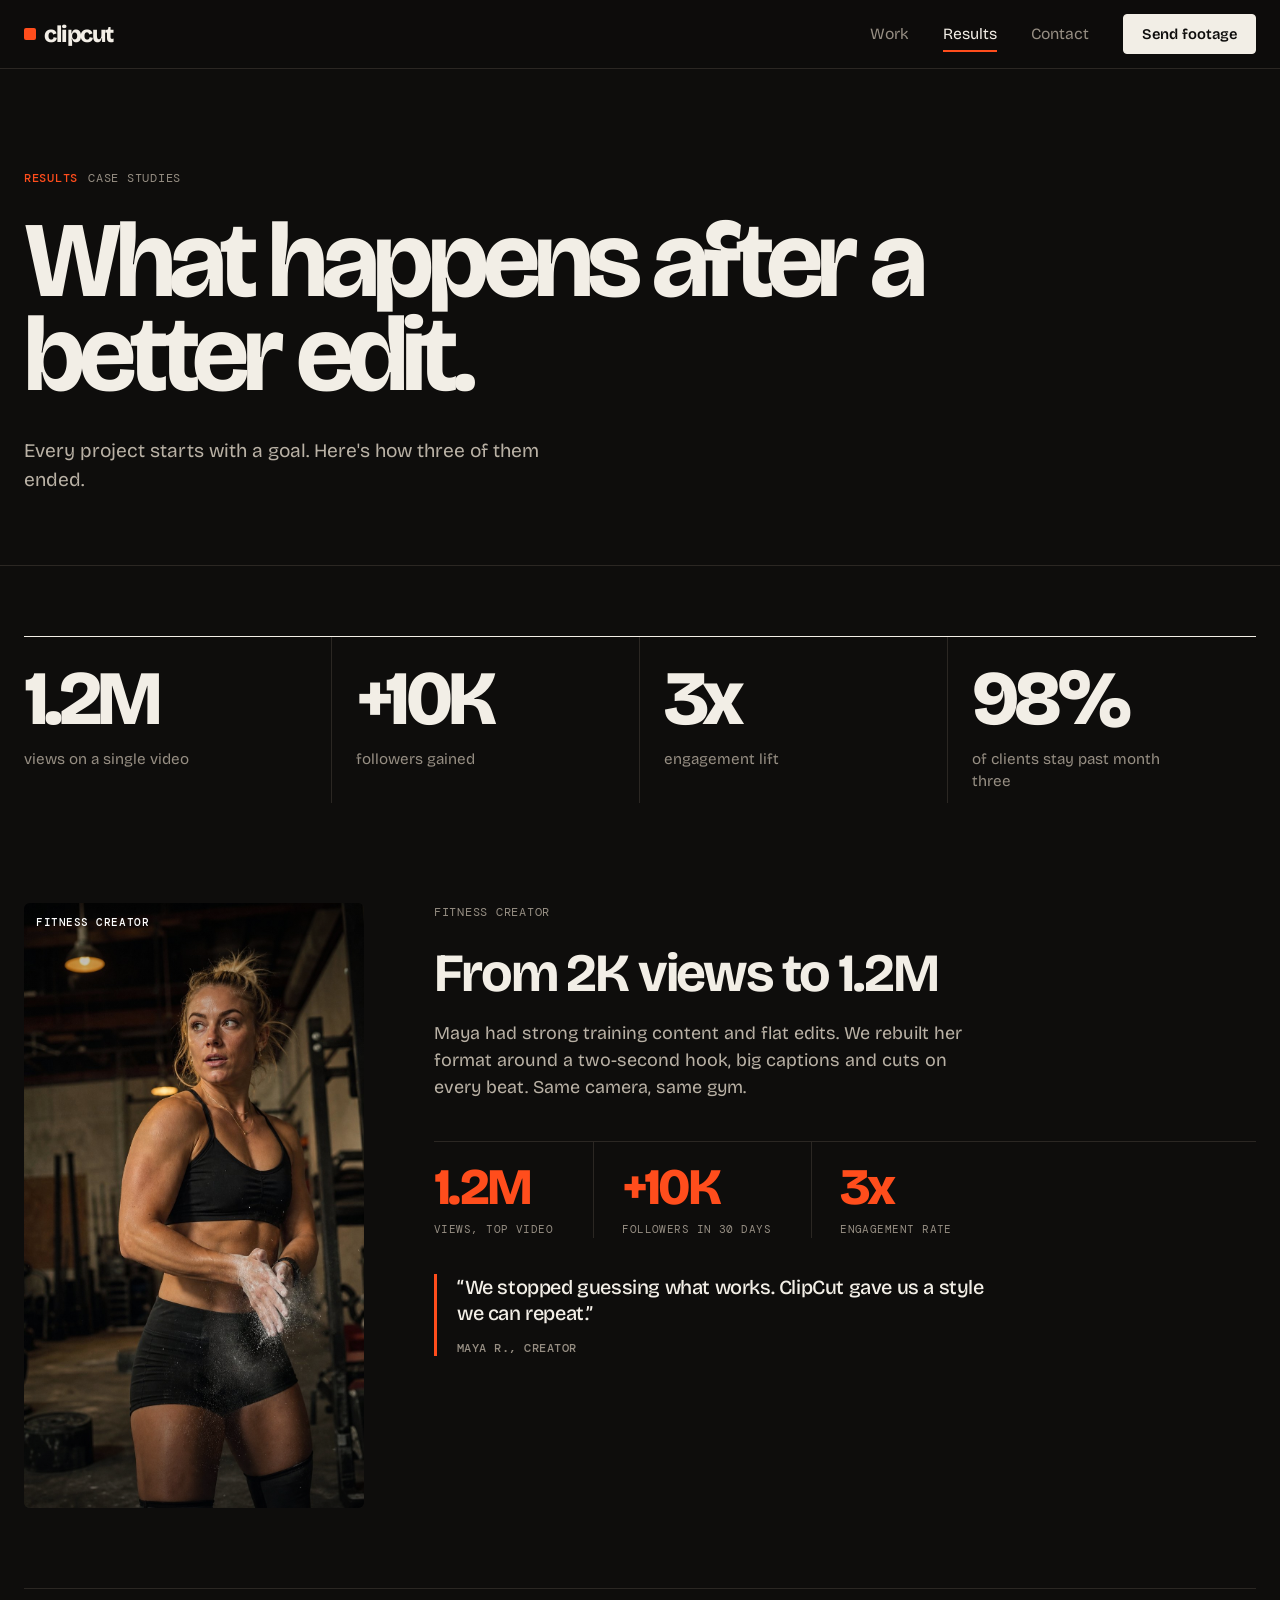
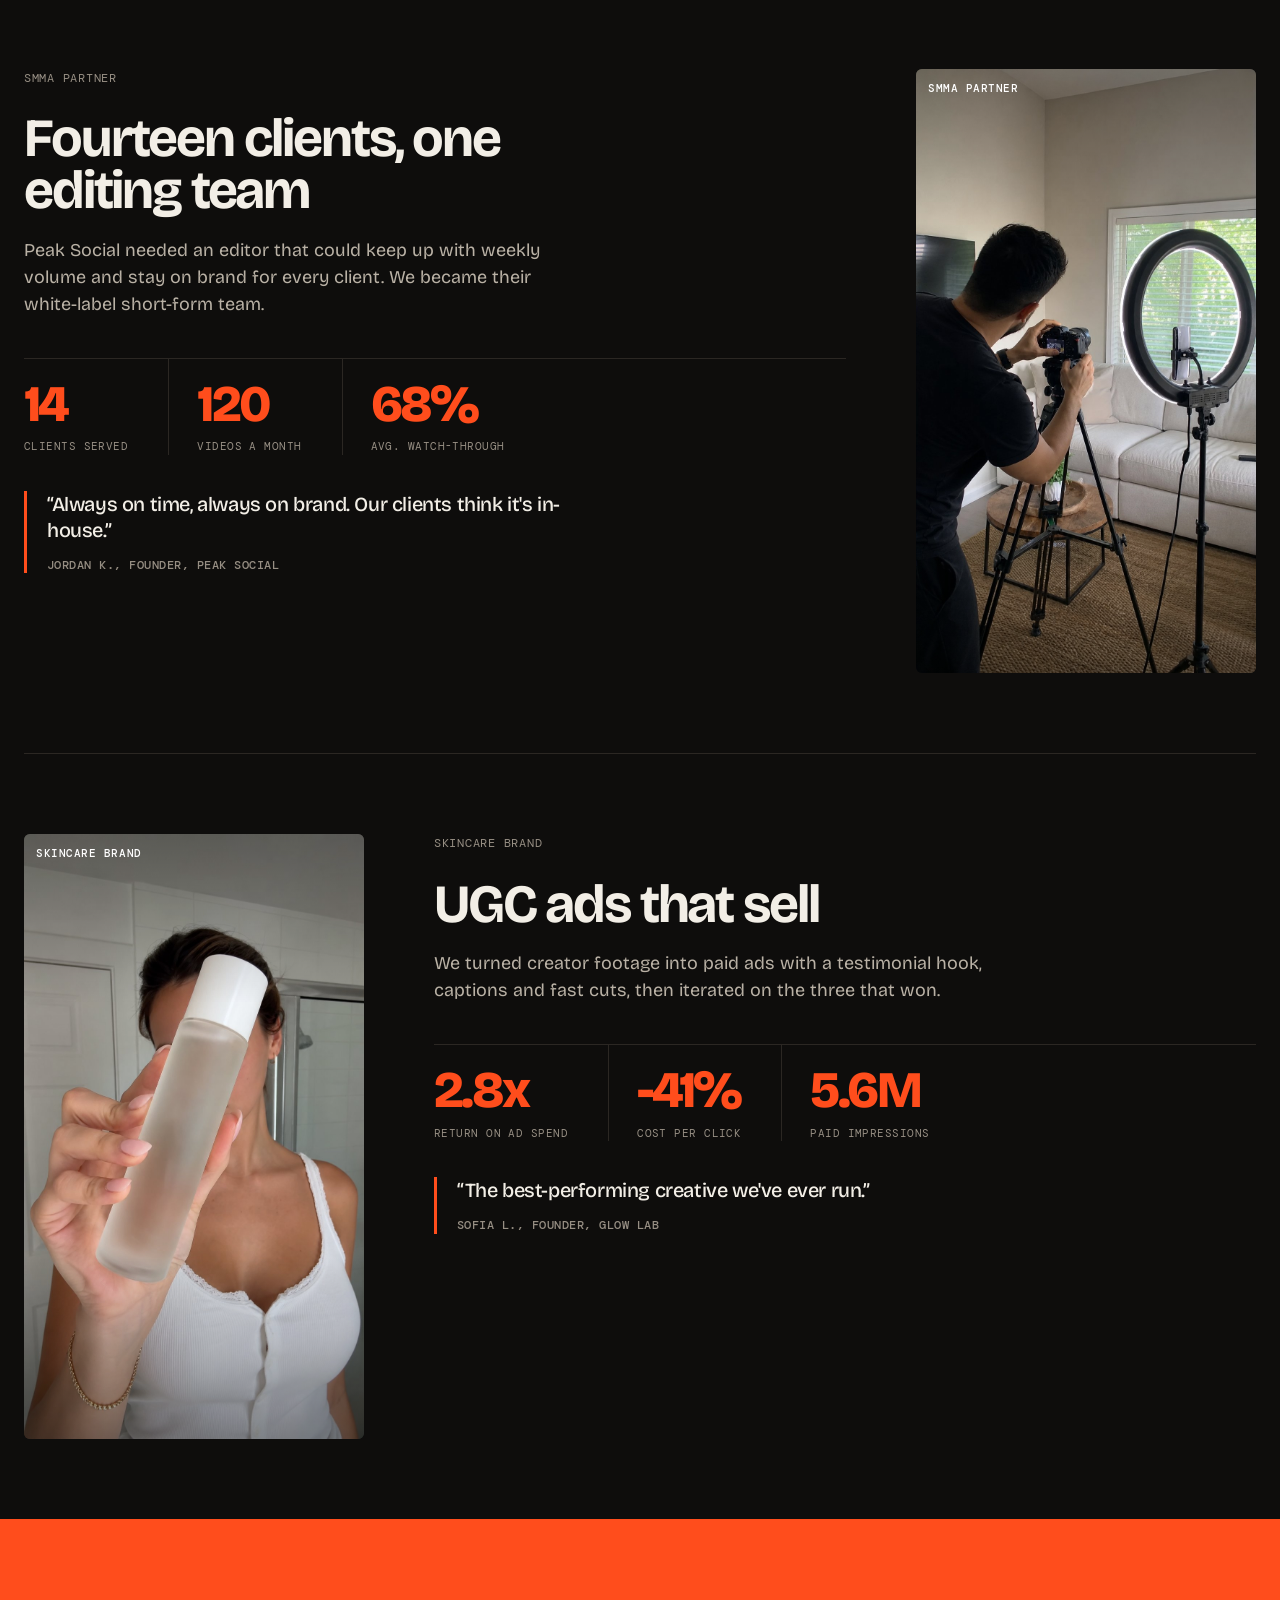
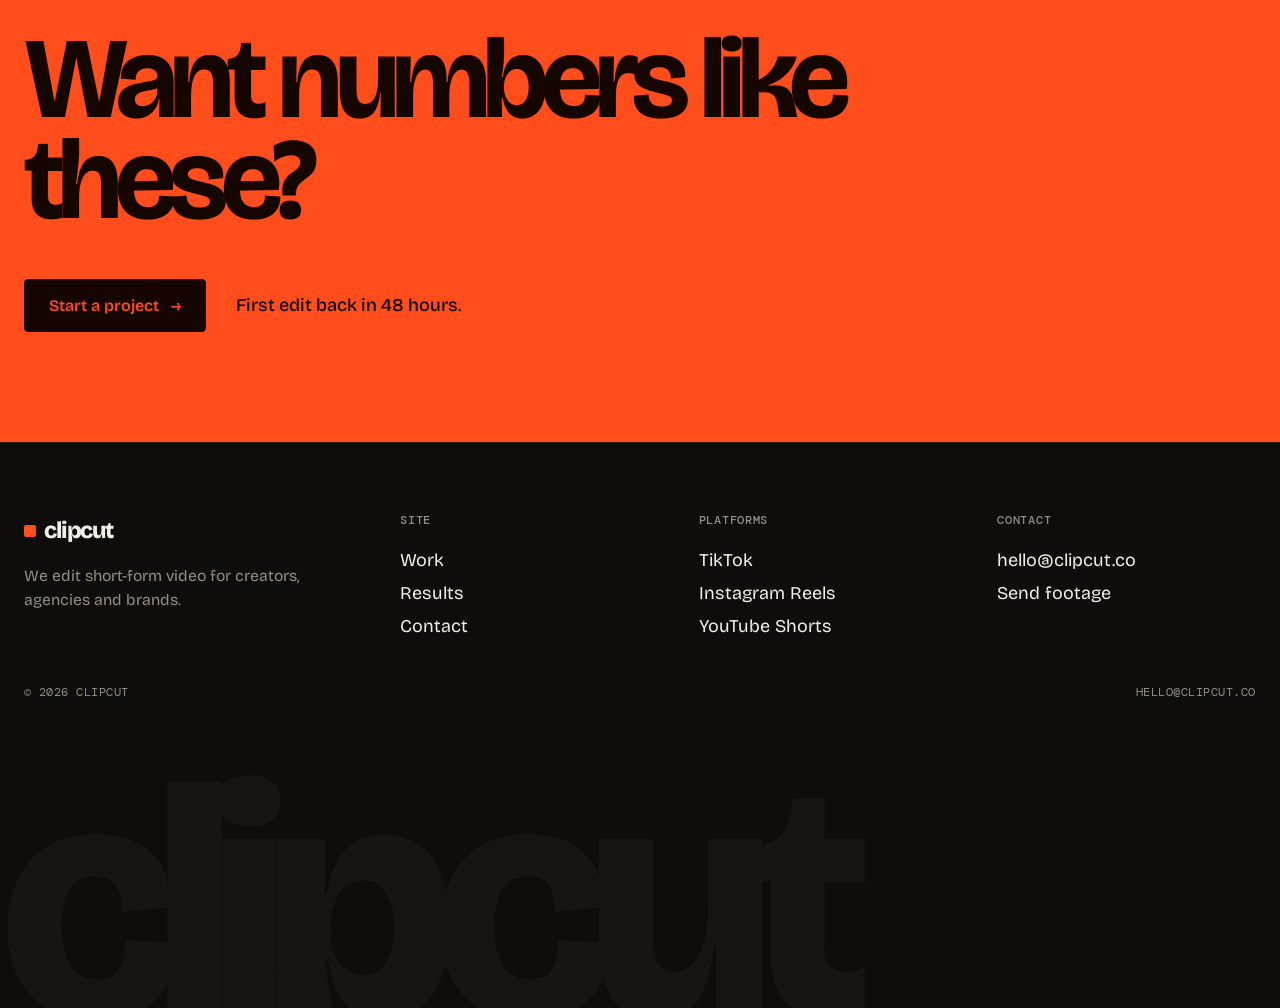
<file: results.html>
<!doctype html>
<html lang="en"><head>
<meta charset="utf-8"><meta name="viewport" content="width=device-width,initial-scale=1">
<title>Results · ClipCut</title><meta name="description" content="Client case studies: 1.2M views, +10K followers, 3x engagement.">
<meta name="theme-color" content="#0e0d0c">
<link rel="icon" href="data:image/svg+xml,%3Csvg xmlns='http://www.w3.org/2000/svg' viewBox='0 0 32 32'%3E%3Crect width='32' height='32' fill='%230e0d0c'/%3E%3Crect x='9' y='9' width='14' height='14' rx='2' fill='%23ff4d1c'/%3E%3C/svg%3E">
<link rel="preconnect" href="https://fonts.googleapis.com"><link rel="preconnect" href="https://fonts.gstatic.com" crossorigin>
<link href="https://fonts.googleapis.com/css2?family=Bricolage+Grotesque:opsz,wght@12..96,400;12..96,500;12..96,600;12..96,700;12..96,800&family=DM+Mono:wght@400;500&display=swap" rel="stylesheet">
<link rel="stylesheet" href="css/styles.css">
</head><body>
<header class="nav"><div class="wrap">
<a href="index.html" class="logo" aria-label="ClipCut home">clipcut</a>
<button class="burger" aria-label="Menu" aria-expanded="false"><span></span><span></span><span></span></button>
<nav class="nav-links"><a href="work.html">Work</a><a href="results.html" aria-current="page">Results</a><a href="contact.html">Contact</a><a href="contact.html" class="btn">Send footage</a></nav>
</div></header>
<main>
<section class="page-head"><div class="wrap"><span class="label"><b>Results</b>Case studies</span><h1>What happens after a better edit.</h1>
<p class="lead">Every project starts with a goal. Here's how three of them ended.</p></div></section>
<section style="padding:70px 0 0"><div class="wrap"><div class="nums rv">
<div class="num"><b data-count="1.2" data-dec="1" data-suffix="M">1.2M</b><span>views on a single video</span></div>
<div class="num"><b data-count="10" data-prefix="+" data-suffix="K">+10K</b><span>followers gained</span></div>
<div class="num"><b data-count="3" data-suffix="x">3x</b><span>engagement lift</span></div>
<div class="num"><b data-count="98" data-suffix="%">98%</b><span>of clients stay past month three</span></div></div></div></section>
<section style="padding:20px 0 0"><div class="wrap"><article class="case rv"><div class="case-img"><div class="frame"><img src="img/v2.jpg" alt="Fitness creator case study" loading="lazy"><span class="plat">Fitness creator</span></div></div>
<div><span class="label">Fitness creator</span><h2>From 2K views to 1.2M</h2><p class="desc">Maya had strong training content and flat edits. We rebuilt her format around a two-second hook, big captions and cuts on every beat. Same camera, same gym.</p>
<div class="cm"><div><b>1.2M</b><span>views, top video</span></div><div><b>+10K</b><span>followers in 30 days</span></div><div><b>3x</b><span>engagement rate</span></div></div>
<blockquote>“We stopped guessing what works. ClipCut gave us a style we can repeat.”<span class="who mono" style="display:block;margin-top:14px">Maya R., creator</span></blockquote></div></article><article class="case rv"><div class="case-img"><div class="frame"><img src="img/v8.jpg" alt="SMMA partner case study" loading="lazy"><span class="plat">SMMA partner</span></div></div>
<div><span class="label">SMMA partner</span><h2>Fourteen clients, one editing team</h2><p class="desc">Peak Social needed an editor that could keep up with weekly volume and stay on brand for every client. We became their white-label short-form team.</p>
<div class="cm"><div><b>14</b><span>clients served</span></div><div><b>120</b><span>videos a month</span></div><div><b>68%</b><span>avg. watch-through</span></div></div>
<blockquote>“Always on time, always on brand. Our clients think it's in-house.”<span class="who mono" style="display:block;margin-top:14px">Jordan K., founder, Peak Social</span></blockquote></div></article><article class="case rv"><div class="case-img"><div class="frame"><img src="img/v3.jpg" alt="Skincare brand case study" loading="lazy"><span class="plat">Skincare brand</span></div></div>
<div><span class="label">Skincare brand</span><h2>UGC ads that sell</h2><p class="desc">We turned creator footage into paid ads with a testimonial hook, captions and fast cuts, then iterated on the three that won.</p>
<div class="cm"><div><b>2.8x</b><span>return on ad spend</span></div><div><b>-41%</b><span>cost per click</span></div><div><b>5.6M</b><span>paid impressions</span></div></div>
<blockquote>“The best-performing creative we've ever run.”<span class="who mono" style="display:block;margin-top:14px">Sofia L., founder, Glow Lab</span></blockquote></div></article></div></section><section class="cta-band"><div class="wrap rv"><h2>Want numbers like <br>these?</h2>
<div class="cta-row"><a class="btn dark" href="contact.html">Start a project <span>→</span></a><p>First edit back in 48 hours.</p></div></div></section>
</main>
<footer><div class="wrap">
<div class="foot"><div><a href="index.html" class="logo">clipcut</a><p>We edit short-form video for creators, agencies and brands.</p></div>
<div><b>Site</b><a href="work.html">Work</a><a href="results.html">Results</a><a href="contact.html">Contact</a></div>
<div><b>Platforms</b><a href="work.html">TikTok</a><a href="work.html">Instagram Reels</a><a href="work.html">YouTube Shorts</a></div>
<div><b>Contact</b><a href="mailto:hello@clipcut.co">hello@clipcut.co</a><a href="contact.html">Send footage</a></div></div>
<div class="copy mono"><span>© <span data-year>2026</span> ClipCut</span><span>hello@clipcut.co</span></div>
</div><div class="wordmark" aria-hidden="true">clipcut</div></footer>
<script src="js/main.js"></script>
</body></html>
</file>
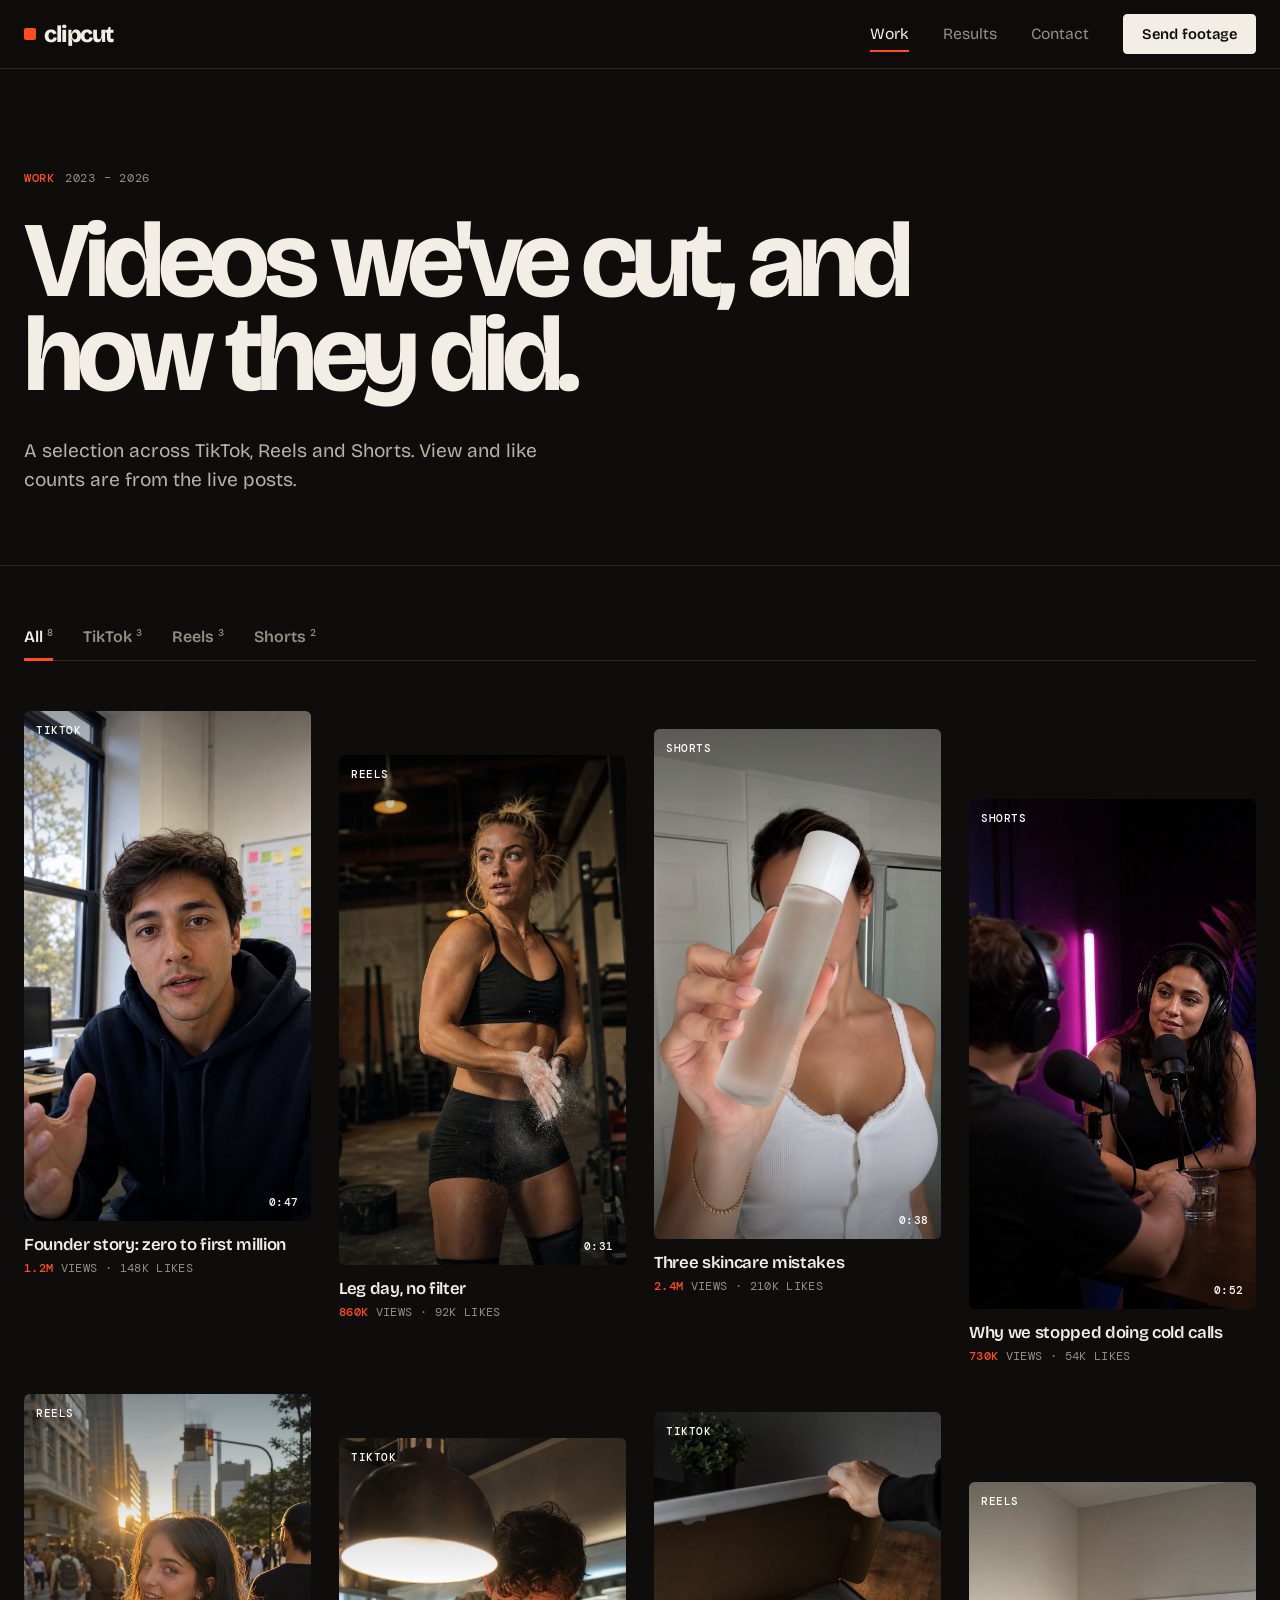
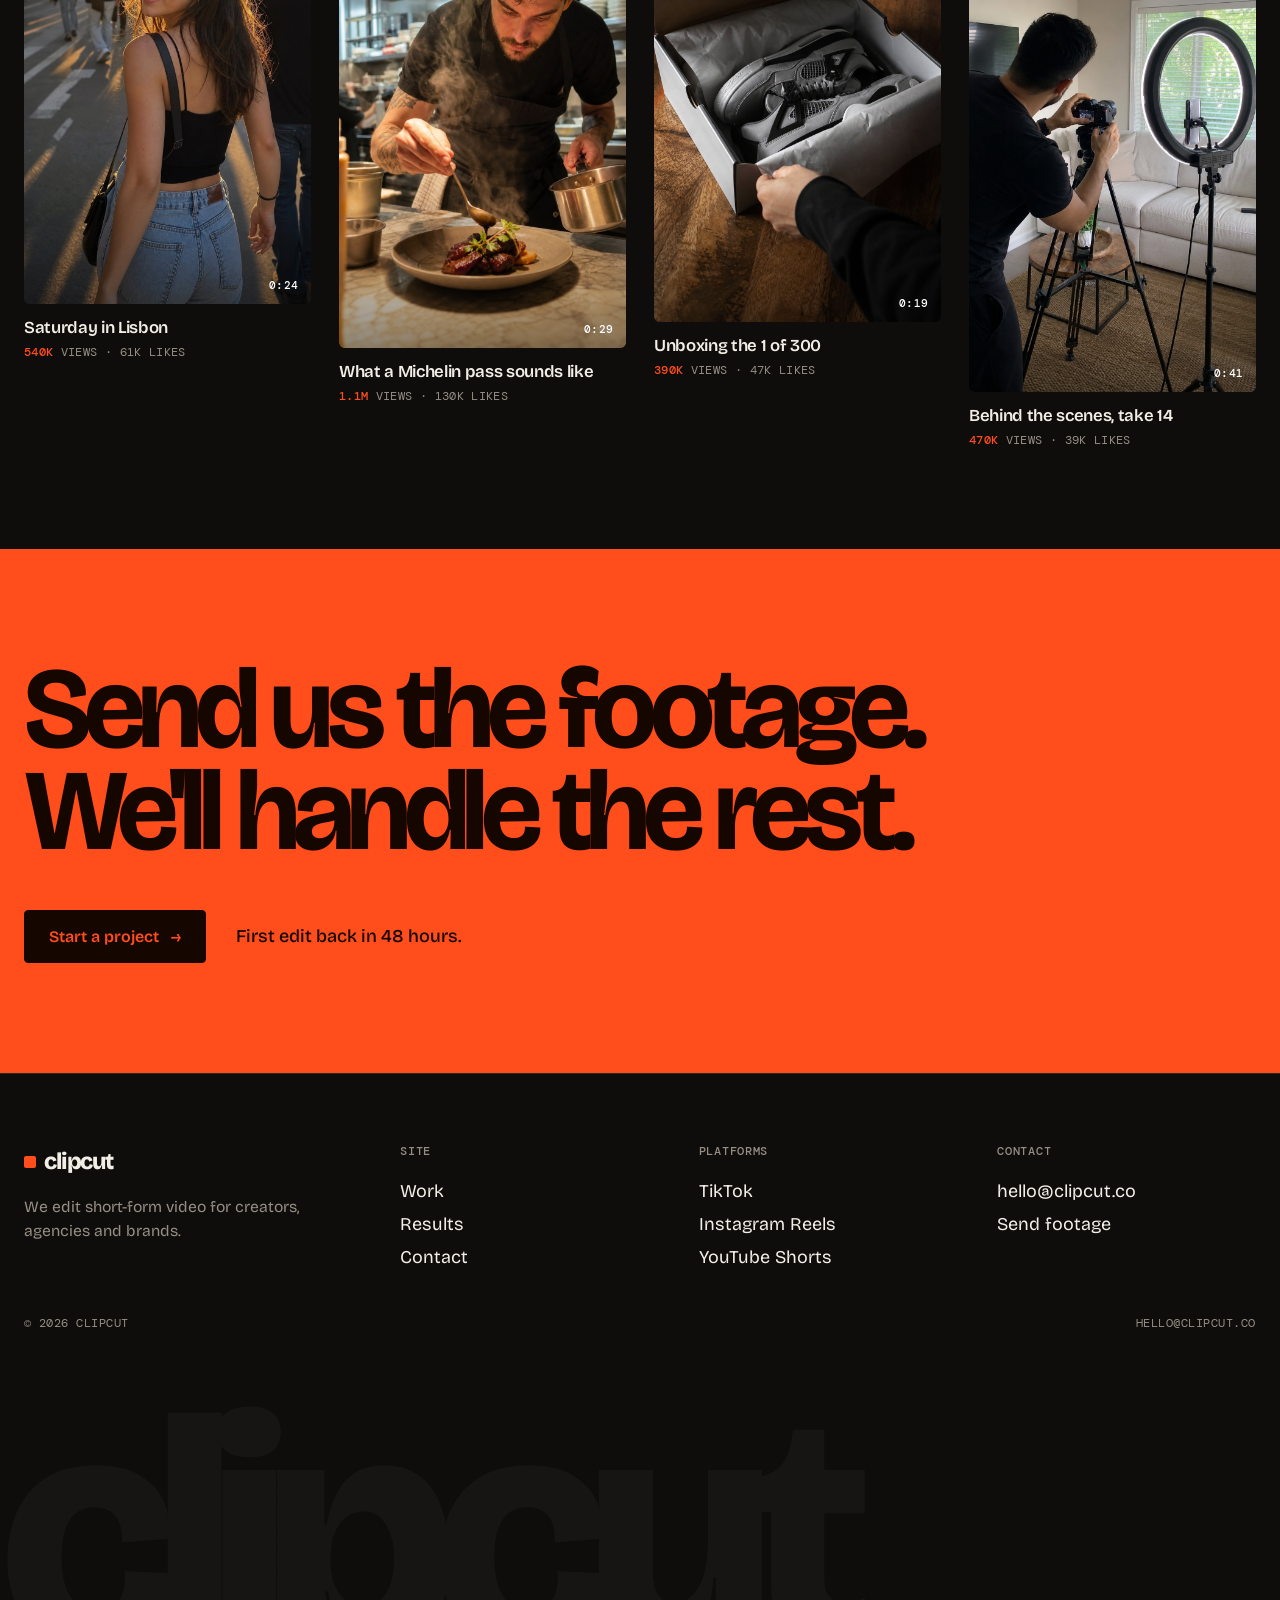
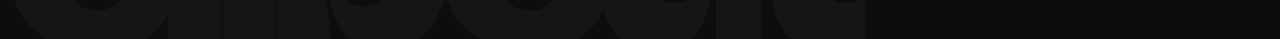
<file: work.html>
<!doctype html>
<html lang="en"><head>
<meta charset="utf-8"><meta name="viewport" content="width=device-width,initial-scale=1">
<title>Work · ClipCut</title><meta name="description" content="Short-form videos edited by ClipCut, with real view counts and engagement.">
<meta name="theme-color" content="#0e0d0c">
<link rel="icon" href="data:image/svg+xml,%3Csvg xmlns='http://www.w3.org/2000/svg' viewBox='0 0 32 32'%3E%3Crect width='32' height='32' fill='%230e0d0c'/%3E%3Crect x='9' y='9' width='14' height='14' rx='2' fill='%23ff4d1c'/%3E%3C/svg%3E">
<link rel="preconnect" href="https://fonts.googleapis.com"><link rel="preconnect" href="https://fonts.gstatic.com" crossorigin>
<link href="https://fonts.googleapis.com/css2?family=Bricolage+Grotesque:opsz,wght@12..96,400;12..96,500;12..96,600;12..96,700;12..96,800&family=DM+Mono:wght@400;500&display=swap" rel="stylesheet">
<link rel="stylesheet" href="css/styles.css">
</head><body>
<header class="nav"><div class="wrap">
<a href="index.html" class="logo" aria-label="ClipCut home">clipcut</a>
<button class="burger" aria-label="Menu" aria-expanded="false"><span></span><span></span><span></span></button>
<nav class="nav-links"><a href="work.html" aria-current="page">Work</a><a href="results.html">Results</a><a href="contact.html">Contact</a><a href="contact.html" class="btn">Send footage</a></nav>
</div></header>
<main>
<section class="page-head"><div class="wrap"><span class="label"><b>Work</b>2023 – 2026</span><h1>Videos we've cut, and how they did.</h1>
<p class="lead">A selection across TikTok, Reels and Shorts. View and like counts are from the live posts.</p></div></section>
<section style="padding:0 0 100px"><div class="wrap">
<div class="tabs"><button class="tab on" data-filter="all">All<sup>8</sup></button><button class="tab" data-filter="tiktok">TikTok<sup>3</sup></button><button class="tab" data-filter="reels">Reels<sup>3</sup></button><button class="tab" data-filter="shorts">Shorts<sup>2</sup></button></div>
<div class="work-grid"><article class="clip" data-cat="tiktok"><div class="frame"><img src="img/v1.jpg" alt="Still from the video: Founder story: zero to first million" loading="lazy"><span class="plat">TikTok</span><span class="tc">0:47</span><i class="pl"></i></div>
<div class="cap"><h3>Founder story: zero to first million</h3><p><b>1.2M</b> views · 148K likes</p></div></article><article class="clip" data-cat="reels"><div class="frame"><img src="img/v2.jpg" alt="Still from the video: Leg day, no filter" loading="lazy"><span class="plat">Reels</span><span class="tc">0:31</span><i class="pl"></i></div>
<div class="cap"><h3>Leg day, no filter</h3><p><b>860K</b> views · 92K likes</p></div></article><article class="clip" data-cat="shorts"><div class="frame"><img src="img/v3.jpg" alt="Still from the video: Three skincare mistakes" loading="lazy"><span class="plat">Shorts</span><span class="tc">0:38</span><i class="pl"></i></div>
<div class="cap"><h3>Three skincare mistakes</h3><p><b>2.4M</b> views · 210K likes</p></div></article><article class="clip" data-cat="shorts"><div class="frame"><img src="img/v4.jpg" alt="Still from the video: Why we stopped doing cold calls" loading="lazy"><span class="plat">Shorts</span><span class="tc">0:52</span><i class="pl"></i></div>
<div class="cap"><h3>Why we stopped doing cold calls</h3><p><b>730K</b> views · 54K likes</p></div></article><article class="clip" data-cat="reels"><div class="frame"><img src="img/v5.jpg" alt="Still from the video: Saturday in Lisbon" loading="lazy"><span class="plat">Reels</span><span class="tc">0:24</span><i class="pl"></i></div>
<div class="cap"><h3>Saturday in Lisbon</h3><p><b>540K</b> views · 61K likes</p></div></article><article class="clip" data-cat="tiktok"><div class="frame"><img src="img/v6.jpg" alt="Still from the video: What a Michelin pass sounds like" loading="lazy"><span class="plat">TikTok</span><span class="tc">0:29</span><i class="pl"></i></div>
<div class="cap"><h3>What a Michelin pass sounds like</h3><p><b>1.1M</b> views · 130K likes</p></div></article><article class="clip" data-cat="tiktok"><div class="frame"><img src="img/v7.jpg" alt="Still from the video: Unboxing the 1 of 300" loading="lazy"><span class="plat">TikTok</span><span class="tc">0:19</span><i class="pl"></i></div>
<div class="cap"><h3>Unboxing the 1 of 300</h3><p><b>390K</b> views · 47K likes</p></div></article><article class="clip" data-cat="reels"><div class="frame"><img src="img/v8.jpg" alt="Still from the video: Behind the scenes, take 14" loading="lazy"><span class="plat">Reels</span><span class="tc">0:41</span><i class="pl"></i></div>
<div class="cap"><h3>Behind the scenes, take 14</h3><p><b>470K</b> views · 39K likes</p></div></article></div></div></section><section class="cta-band"><div class="wrap rv"><h2>Send us the footage. <br>We'll handle the rest.</h2>
<div class="cta-row"><a class="btn dark" href="contact.html">Start a project <span>→</span></a><p>First edit back in 48 hours.</p></div></div></section>
</main>
<footer><div class="wrap">
<div class="foot"><div><a href="index.html" class="logo">clipcut</a><p>We edit short-form video for creators, agencies and brands.</p></div>
<div><b>Site</b><a href="work.html">Work</a><a href="results.html">Results</a><a href="contact.html">Contact</a></div>
<div><b>Platforms</b><a href="work.html">TikTok</a><a href="work.html">Instagram Reels</a><a href="work.html">YouTube Shorts</a></div>
<div><b>Contact</b><a href="mailto:hello@clipcut.co">hello@clipcut.co</a><a href="contact.html">Send footage</a></div></div>
<div class="copy mono"><span>© <span data-year>2026</span> ClipCut</span><span>hello@clipcut.co</span></div>
</div><div class="wordmark" aria-hidden="true">clipcut</div></footer>
<script src="js/main.js"></script>
</body></html>
</file>
<file: css/styles.css>
/* ClipCut — edit the variables to rebrand */
:root{
  --ink:#0e0d0c; --ink-2:#171513; --line:#2b2723;
  --paper:#efeae0; --paper-ink:#16130f; --paper-line:#cfc8ba;
  --text:#f2eee6; --muted:#968e83;
  --accent:#ff4d1c;
  --max:1240px;
  --display:'Bricolage Grotesque','Helvetica Neue',Arial,sans-serif;
  --mono:'DM Mono',ui-monospace,Menlo,Consolas,monospace;
}
*{box-sizing:border-box;margin:0;padding:0}
html{scroll-behavior:smooth}
body{background:var(--ink);color:var(--text);font-family:var(--display);font-size:18px;line-height:1.5;-webkit-font-smoothing:antialiased;overflow-x:hidden}
a{color:inherit;text-decoration:none}
img{display:block;max-width:100%}
::selection{background:var(--accent);color:#000}
.wrap{width:min(var(--max),100% - 48px);margin-inline:auto}
.mono{font-family:var(--mono);font-size:.78rem;letter-spacing:.04em;text-transform:uppercase}
h1,h2,h3{font-weight:700;letter-spacing:-.04em;line-height:.96}
h2{font-size:clamp(2.2rem,5.4vw,4.4rem)}
h3{font-size:1.2rem;letter-spacing:-.02em;line-height:1.15}
.acc{color:var(--accent)}
section{padding:120px 0}
.label{font-family:var(--mono);font-size:.78rem;letter-spacing:.06em;text-transform:uppercase;color:var(--muted);display:block;margin-bottom:26px}
.label b{color:var(--accent);font-weight:500;margin-right:10px}
.lead{color:#b9b1a5;font-size:clamp(1.05rem,1.5vw,1.25rem);max-width:540px}

/* Buttons */
.btn{display:inline-flex;align-items:center;gap:12px;font:600 1rem var(--display);padding:16px 24px;border-radius:4px;border:1.5px solid var(--text);background:transparent;color:var(--text);cursor:pointer;transition:background .2s,color .2s,border-color .2s}
.btn:hover{background:var(--text);color:var(--ink)}
.btn.fill{background:var(--accent);border-color:var(--accent);color:#150700}
.btn.fill:hover{background:var(--text);border-color:var(--text);color:var(--ink)}
.btn.dark{background:var(--paper-ink);border-color:var(--paper-ink);color:var(--paper)}
.btn.dark:hover{background:transparent;color:var(--paper-ink)}
.btn span{transition:transform .2s}.btn:hover span{transform:translateX(4px)}
.link{border-bottom:1.5px solid currentColor;padding-bottom:2px;font-weight:600}
.link:hover{color:var(--accent)}

/* Nav */
.nav{position:sticky;top:0;z-index:50;background:rgba(14,13,12,.9);backdrop-filter:blur(8px);border-bottom:1px solid var(--line)}
.nav .wrap{display:flex;align-items:center;justify-content:space-between;height:68px}
.logo{font-weight:800;font-size:1.45rem;letter-spacing:-.05em;display:flex;align-items:center;gap:8px}
.logo::before{content:"";width:12px;height:12px;background:var(--accent);border-radius:2px}
.nav-links{display:flex;align-items:center;gap:34px;font-size:.98rem}
.nav-links a:not(.btn){color:var(--muted);transition:color .2s;position:relative}
.nav-links a:not(.btn):hover,.nav-links a[aria-current=page]{color:var(--text)}
.nav-links a[aria-current=page]::after{content:"";position:absolute;left:0;right:0;bottom:-6px;height:2px;background:var(--accent)}
.nav-links .btn{padding:10px 18px;font-size:.92rem;background:var(--text);color:var(--ink)}
.nav-links .btn:hover{background:var(--accent);border-color:var(--accent)}
.burger{display:none;background:none;border:0;width:44px;height:44px;color:var(--text);cursor:pointer}
.burger span{display:block;width:24px;height:2px;background:currentColor;margin:6px auto;transition:.25s}
.burger[aria-expanded=true] span:nth-child(1){transform:translateY(8px) rotate(45deg)}
.burger[aria-expanded=true] span:nth-child(2){opacity:0}
.burger[aria-expanded=true] span:nth-child(3){transform:translateY(-8px) rotate(-45deg)}

/* Hero */
.hero{padding:76px 0 0}
.hero-grid{display:grid;grid-template-columns:1.25fr .75fr;gap:30px;align-items:end}
.hero h1{font-size:clamp(3.2rem,9vw,8.2rem);letter-spacing:-.055em;line-height:.88}
.hero-copy{margin-top:40px;display:flex;gap:40px;align-items:flex-end;flex-wrap:wrap}
.hero-copy .lead{flex:1 1 320px}
.hero-btns{display:flex;gap:12px;flex-wrap:wrap}
.hero-note{margin-top:34px;color:var(--muted)}
.hero-note b{color:var(--text);font-weight:500}
.cluster{position:relative;height:520px}
.hc{position:absolute;width:48%;aspect-ratio:9/16;border-radius:6px;overflow:hidden;box-shadow:0 18px 40px rgba(0,0,0,.5);border:5px solid var(--paper)}
.hc img{width:100%;height:100%;object-fit:cover}
.hc:nth-child(1){left:0;top:70px;transform:rotate(-4deg)}
.hc:nth-child(2){right:0;top:0;transform:rotate(3deg);z-index:2}
.hc:nth-child(3){left:26%;bottom:-40px;transform:rotate(-1deg);z-index:3;width:42%}
.rec{position:absolute;top:10px;left:10px;font-family:var(--mono);font-size:.68rem;background:rgba(0,0,0,.6);color:#fff;padding:3px 7px;border-radius:2px;letter-spacing:.06em}
.rec::before{content:"";display:inline-block;width:6px;height:6px;border-radius:50%;background:var(--accent);margin-right:6px;animation:blink 1.2s steps(2) infinite}
@keyframes blink{50%{opacity:0}}
.sticker{position:absolute;z-index:5;right:-6px;bottom:70px;background:var(--accent);color:#150700;padding:14px 16px;border-radius:50%;width:112px;height:112px;display:grid;place-items:center;text-align:center;transform:rotate(10deg);font-weight:800;line-height:1;letter-spacing:-.03em}
.sticker b{font-size:2rem;display:block}.sticker small{font-size:.66rem;font-family:var(--mono);font-weight:500;letter-spacing:.02em}

/* Timeline strip */
.timeline{margin-top:110px;border-block:1px solid var(--line);background:var(--ink-2);position:relative;overflow:hidden;user-select:none}
.tl-bar{display:flex;justify-content:space-between;padding:10px 24px;border-bottom:1px solid var(--line);color:var(--muted)}
.ruler{height:22px;background:repeating-linear-gradient(90deg,#4a443d 0 1px,transparent 1px 10px),repeating-linear-gradient(90deg,#7a7167 0 1px,transparent 1px 50px);background-size:100% 8px,100% 14px;background-position:0 100%;background-repeat:repeat-x;border-bottom:1px solid var(--line)}
.track{display:flex;height:84px;border-bottom:1px solid var(--line);position:relative}
.track.v .c{flex:var(--w,1) 1 0;min-width:0;background-size:cover;background-position:center 30%;border-right:2px solid var(--ink-2);filter:saturate(.85);position:relative}
.track.v .c i{position:absolute;left:6px;bottom:4px;font:500 .62rem var(--mono);color:#fff;background:rgba(0,0,0,.55);padding:1px 5px;border-radius:2px;font-style:normal}
.track.a{height:46px;align-items:center;padding:0 2px}
.track.a svg{width:100%;height:100%}
.track.t{height:38px;align-items:center;gap:6px;padding:0 6px}
.track.t span{font:600 .72rem var(--mono);background:var(--accent);color:#150700;padding:3px 8px;border-radius:2px;white-space:nowrap}
.track.t span.o{background:#3b352f;color:var(--text)}
.tl-name{position:absolute;left:10px;top:4px;font:500 .62rem var(--mono);color:#fff;mix-blend-mode:difference;z-index:2}
.playhead{position:absolute;top:0;bottom:0;left:0;width:2px;background:var(--accent);z-index:5;animation:play 9s linear infinite}
.playhead::before{content:"";position:absolute;top:36px;left:-6px;border:7px solid transparent;border-top:9px solid var(--accent);border-bottom:0}
.playhead b{position:absolute;top:30px;left:10px;background:var(--accent);color:#150700;font:500 .66rem var(--mono);padding:2px 6px;border-radius:2px}
@keyframes play{from{left:0}to{left:100%}}

/* Light section (Problem) */
.light{background:var(--paper);color:var(--paper-ink)}
.light .label{color:#7b7366}
.light .lead{color:#4a443a}
.problem-top{display:grid;grid-template-columns:1fr 1fr;gap:70px;align-items:start}
.problem-top h2{max-width:560px}
.chart{background:#e6e0d3;border:1px solid var(--paper-line);border-radius:6px;padding:22px 22px 14px}
.chart svg{width:100%;height:auto;overflow:visible}
.chart .ax{stroke:#a89f8e;stroke-width:1}
.chart text{font-family:var(--mono);font-size:11px;fill:#6b6355;letter-spacing:.04em}
.chart .grey,.chart .org{fill:none;stroke-width:3;stroke-linecap:round;stroke-dasharray:700;stroke-dashoffset:700;transition:stroke-dashoffset 2s ease}
.chart .grey{stroke:#6d665a}.chart .org{stroke:var(--accent);transition-delay:.5s}
.in .chart .grey,.in .chart .org,.chart.in .grey,.chart.in .org{stroke-dashoffset:0}
.chart figcaption{font-family:var(--mono);font-size:.72rem;color:#6b6355;margin-top:10px;text-transform:uppercase;letter-spacing:.04em}
.symptoms{margin-top:90px;border-top:1.5px solid var(--paper-ink)}
.sym{display:grid;grid-template-columns:90px 1fr 1.2fr;gap:30px;padding:30px 0;border-bottom:1px solid var(--paper-line);align-items:baseline;transition:padding .25s,background .25s}
.sym:hover{padding-left:14px;background:#e8e2d5}
.sym .n{font-family:var(--mono);font-size:.85rem;color:var(--accent)}
.sym h3{font-size:clamp(1.5rem,3vw,2.3rem);letter-spacing:-.04em}
.sym p{color:#4a443a}
.fixline{margin-top:60px;display:flex;justify-content:space-between;align-items:center;gap:30px;flex-wrap:wrap}
.fixline p{font-size:clamp(1.4rem,2.8vw,2.1rem);letter-spacing:-.035em;font-weight:600;line-height:1.1;max-width:720px}

/* How it works */
.how-head{display:flex;justify-content:space-between;align-items:end;gap:40px;flex-wrap:wrap;margin-bottom:60px}
.how-list{border-top:1px solid var(--line)}
.how{display:grid;grid-template-columns:130px 1fr 1fr 150px;gap:30px;align-items:baseline;padding:44px 0;border-bottom:1px solid var(--line);transition:background .25s,padding .25s}
.how:hover{background:var(--ink-2);padding-inline:18px}
.how .n{font-size:clamp(3rem,6vw,5.4rem);font-weight:800;letter-spacing:-.06em;line-height:.8;color:transparent;-webkit-text-stroke:1.5px var(--accent)}
.how h3{font-size:clamp(1.8rem,3.6vw,3rem);letter-spacing:-.045em}
.how p{color:#b9b1a5;max-width:420px}
.how .t{text-align:right;color:var(--muted)}

/* Clip cards */
.clip{display:block}
.frame{position:relative;aspect-ratio:9/16;border-radius:6px;overflow:hidden;background:var(--ink-2)}
.frame img{width:100%;height:100%;object-fit:cover;transition:transform .6s cubic-bezier(.2,.7,.2,1)}
.clip:hover .frame img{transform:scale(1.05)}
.frame::after{content:"";position:absolute;inset:0;background:linear-gradient(180deg,rgba(0,0,0,.35),transparent 28%,transparent 70%,rgba(0,0,0,.45))}
.frame .plat,.frame .tc{position:absolute;z-index:2;font:500 .68rem var(--mono);letter-spacing:.05em;text-transform:uppercase;color:#fff}
.frame .plat{top:12px;left:12px}.frame .tc{bottom:12px;right:12px}
.frame .pl{position:absolute;z-index:2;left:12px;bottom:12px;width:36px;height:36px;border-radius:50%;background:var(--accent);opacity:0;transform:scale(.7);transition:.25s}
.frame .pl::after{content:"";position:absolute;left:14px;top:11px;border-left:11px solid #150700;border-top:7px solid transparent;border-bottom:7px solid transparent}
.clip:hover .pl{opacity:1;transform:none}
.cap{padding-top:14px}
.cap h3{font-size:1.05rem;letter-spacing:-.02em;font-weight:600}
.cap p{font-family:var(--mono);font-size:.74rem;color:var(--muted);margin-top:6px;text-transform:uppercase;letter-spacing:.03em}
.cap p b{color:var(--accent);font-weight:500}
.clip.hide{display:none}
.work-grid{display:grid;grid-template-columns:repeat(4,1fr);gap:28px}
.work-grid .clip:nth-child(4n+2){margin-top:44px}
.work-grid .clip:nth-child(4n+4){margin-top:88px}
.work-grid .clip:nth-child(4n+3){margin-top:18px}
.work-more{margin-top:80px;display:flex;justify-content:space-between;align-items:center;flex-wrap:wrap;gap:20px}
.sec-top{display:flex;justify-content:space-between;align-items:end;gap:30px;flex-wrap:wrap;margin-bottom:64px}

/* Numbers */
.nums{display:grid;grid-template-columns:repeat(4,1fr);border-top:1.5px solid var(--text)}
.num{padding:28px 24px 10px 0;border-right:1px solid var(--line)}
.num+.num{padding-left:24px}
.num:last-child{border-right:0}
.num b{display:block;font-size:clamp(2.8rem,6vw,5.6rem);font-weight:800;letter-spacing:-.06em;line-height:.9}
.num span{display:block;color:var(--muted);margin-top:14px;font-size:.95rem;max-width:200px}

/* Quote */
.quote-sec{background:var(--ink-2);border-block:1px solid var(--line)}
.quote-grid{display:grid;grid-template-columns:220px 1fr;gap:60px;align-items:start}
.quote-grid img{border-radius:6px;aspect-ratio:3/4;object-fit:cover;width:100%}
blockquote{font-size:clamp(1.7rem,3.8vw,3.2rem);letter-spacing:-.04em;line-height:1.05;font-weight:600}
blockquote em{font-style:normal;color:var(--accent)}
.who{margin-top:28px;color:var(--muted)}
.who b{color:var(--text);font-weight:600;font-family:var(--display);font-size:1rem;text-transform:none;letter-spacing:0}

/* CTA */
.cta-band{background:var(--accent);color:#150700;padding:110px 0}
.cta-band h2{font-size:clamp(2.8rem,9vw,8rem);letter-spacing:-.06em;line-height:.88;max-width:1000px}
.cta-row{margin-top:48px;display:flex;gap:30px;align-items:center;flex-wrap:wrap}
.cta-row p{max-width:380px;font-weight:500}
.cta-band .btn{border-color:#150700;color:#150700}
.cta-band .btn.dark{background:#150700;color:var(--accent)}
.cta-band .btn.dark:hover{background:transparent;color:#150700}

/* Page heads */
.page-head{padding:100px 0 70px;border-bottom:1px solid var(--line)}
.page-head h1{font-size:clamp(3rem,8.4vw,7.4rem);letter-spacing:-.055em;line-height:.88;max-width:1000px}
.page-head .lead{margin-top:34px}
.tabs{display:flex;gap:30px;margin:60px 0 50px;border-bottom:1px solid var(--line);flex-wrap:wrap}
.tab{background:none;border:0;color:var(--muted);font:600 1rem var(--display);padding:0 0 14px;cursor:pointer;position:relative}
.tab:hover{color:var(--text)}
.tab.on{color:var(--text)}
.tab.on::after{content:"";position:absolute;left:0;right:0;bottom:-1px;height:3px;background:var(--accent)}
.tab sup{font:500 .65rem var(--mono);color:var(--muted);margin-left:4px}

/* Case studies */
.case{display:grid;grid-template-columns:340px 1fr;gap:70px;padding:80px 0;border-bottom:1px solid var(--line);align-items:start}
.case:last-child{border-bottom:0}
.case .frame{max-width:340px}
.case h2{font-size:clamp(2rem,4.2vw,3.5rem);margin:6px 0 20px;max-width:640px}
.case .desc{color:#b9b1a5;max-width:560px}
.cm{display:grid;grid-template-columns:repeat(3,auto);justify-content:start;gap:0;margin:40px 0 36px;border-top:1px solid var(--line)}
.cm div{padding:20px 40px 0 0}
.cm div+div{padding-left:28px;border-left:1px solid var(--line)}
.cm b{display:block;font-size:clamp(2rem,4vw,3.2rem);font-weight:800;letter-spacing:-.05em;line-height:1;color:var(--accent)}
.cm span{font-family:var(--mono);font-size:.7rem;color:var(--muted);text-transform:uppercase;letter-spacing:.04em;display:block;margin-top:8px}
.case blockquote{font-size:1.25rem;letter-spacing:-.02em;line-height:1.3;font-weight:500;max-width:560px;border-left:3px solid var(--accent);padding-left:20px}
.case:nth-child(even){grid-template-columns:1fr 340px}
.case:nth-child(even) .case-img{order:2;justify-self:end}

/* Contact */
.contact-grid{display:grid;grid-template-columns:.8fr 1.2fr;gap:90px;align-items:start}
.facts{display:grid;gap:0;border-top:1px solid var(--line);margin-top:40px}
.facts div{padding:18px 0;border-bottom:1px solid var(--line);display:flex;justify-content:space-between;gap:20px}
.facts span{color:var(--muted)}
form{display:grid;gap:34px}
.fields{display:grid;gap:34px}
.row{display:grid;grid-template-columns:1fr 1fr;gap:30px}
label{display:grid;gap:6px;font-family:var(--mono);font-size:.74rem;letter-spacing:.05em;text-transform:uppercase;color:var(--muted)}
input,select,textarea{font:500 1.2rem var(--display);letter-spacing:-.01em;color:var(--text);background:transparent;border:0;border-bottom:1.5px solid var(--line);border-radius:0;padding:10px 0 14px;width:100%;transition:border-color .2s}
select{appearance:none;background:url("data:image/svg+xml,%3Csvg xmlns='http://www.w3.org/2000/svg' width='12' height='8' fill='none' stroke='%23968e83' stroke-width='2'%3E%3Cpath d='M1 1l5 5 5-5'/%3E%3C/svg%3E") right 4px center no-repeat}
select option{background:var(--ink);color:var(--text)}
textarea{min-height:120px;resize:vertical}
input::placeholder,textarea::placeholder{color:#4e4841}
input:focus,select:focus,textarea:focus{outline:none;border-color:var(--accent)}
input:user-invalid,textarea:user-invalid{border-color:#ff7a5a}
.form-foot{display:flex;align-items:center;gap:24px;flex-wrap:wrap}
.form-foot small{color:var(--muted);font-size:.9rem}
.success{display:none}
.success.show{display:block}
.success h3{font-size:2.6rem;letter-spacing:-.05em;margin-bottom:14px}
.success p{color:#b9b1a5}
form.sent .fields{display:none}

/* 404 */
.nf{min-height:72vh;display:flex;align-items:center;padding:60px 0}
.nf .big{font-size:clamp(9rem,32vw,26rem);font-weight:800;letter-spacing:-.08em;line-height:.75;color:transparent;-webkit-text-stroke:2px var(--accent)}
.nf h1{font-size:clamp(2rem,4.4vw,3.6rem);margin:34px 0 18px}
.nf .hero-btns{margin-top:34px}

/* Footer */
footer{border-top:1px solid var(--line);padding:70px 0 0;overflow:hidden}
.foot{display:grid;grid-template-columns:1.3fr 1fr 1fr 1fr;gap:40px}
.foot p{color:var(--muted);max-width:300px;margin-top:16px;font-size:.98rem}
.foot b{display:block;font:500 .72rem var(--mono);letter-spacing:.06em;text-transform:uppercase;color:var(--muted);margin-bottom:16px}
.foot a{display:block;padding:3px 0}.foot a:hover{color:var(--accent)}
.foot .logo{display:flex;padding:0}
.wordmark{font-size:clamp(5rem,26vw,24rem);font-weight:800;letter-spacing:-.07em;line-height:.74;color:var(--ink-2);margin-top:60px;white-space:nowrap;transform:translateY(8%);user-select:none}
.copy{display:flex;justify-content:space-between;color:var(--muted);margin-top:40px}

/* Reveal */
.rv{opacity:0;transform:translateY(22px);transition:opacity .7s ease,transform .7s ease}
.rv.in{opacity:1;transform:none}
@media (prefers-reduced-motion:reduce){*{animation:none!important;transition:none!important}.rv{opacity:1;transform:none}.chart .grey,.chart .org{stroke-dashoffset:0}}

/* Responsive */
@media (max-width:1000px){
  section{padding:84px 0}
  .hero-grid,.problem-top,.contact-grid{grid-template-columns:1fr}
  .cluster{height:460px;max-width:460px;margin:30px auto 40px;width:100%}
  .how{grid-template-columns:90px 1fr;gap:12px 20px}
  .how p{grid-column:2}.how .t{grid-column:2;text-align:left}
  .sym{grid-template-columns:50px 1fr}.sym p{grid-column:2}
  .work-grid{grid-template-columns:repeat(2,1fr);gap:22px}
  .work-grid .clip:nth-child(n){margin-top:0}
  .work-grid .clip:nth-child(even){margin-top:40px}
  .nums{grid-template-columns:repeat(2,1fr)}
  .num:nth-child(2){border-right:0}.num:nth-child(3){padding-left:0;border-top:1px solid var(--line);margin-top:20px}.num:nth-child(4){border-top:1px solid var(--line);margin-top:20px}
  .case,.case:nth-child(even){grid-template-columns:1fr;gap:34px}
  .case:nth-child(even) .case-img{order:0;justify-self:start}
  .quote-grid{grid-template-columns:120px 1fr;gap:28px}
  .foot{grid-template-columns:1fr 1fr}
}
@media (max-width:820px){
  .burger{display:block}
  .nav-links{position:absolute;top:68px;left:0;right:0;background:var(--ink);flex-direction:column;align-items:flex-start;gap:0;padding:8px 24px 26px;border-bottom:1px solid var(--line);display:none}
  .nav-links.open{display:flex}
  .nav-links a:not(.btn){padding:16px 0;width:100%;border-bottom:1px solid var(--line);font-size:1.3rem;color:var(--text)}
  .nav-links a[aria-current=page]::after{display:none}
  .nav-links .btn{margin-top:20px}
}
@media (max-width:560px){
  body{font-size:17px}
  .wrap{width:calc(100% - 36px)}
  .cluster{height:400px}
  .sticker{width:92px;height:92px;bottom:60px}.sticker b{font-size:1.6rem}
  .timeline{margin-top:80px}.track.v{height:64px}
  .cm{grid-template-columns:1fr 1fr 1fr}.cm div{padding-right:10px}.cm div+div{padding-left:12px}
  .row{grid-template-columns:1fr}
  .num b{font-size:2.6rem}
  .quote-grid{grid-template-columns:1fr}.quote-grid img{max-width:140px}
  .cta-band{padding:80px 0}
  .copy{flex-direction:column;gap:8px}
}
</file>
